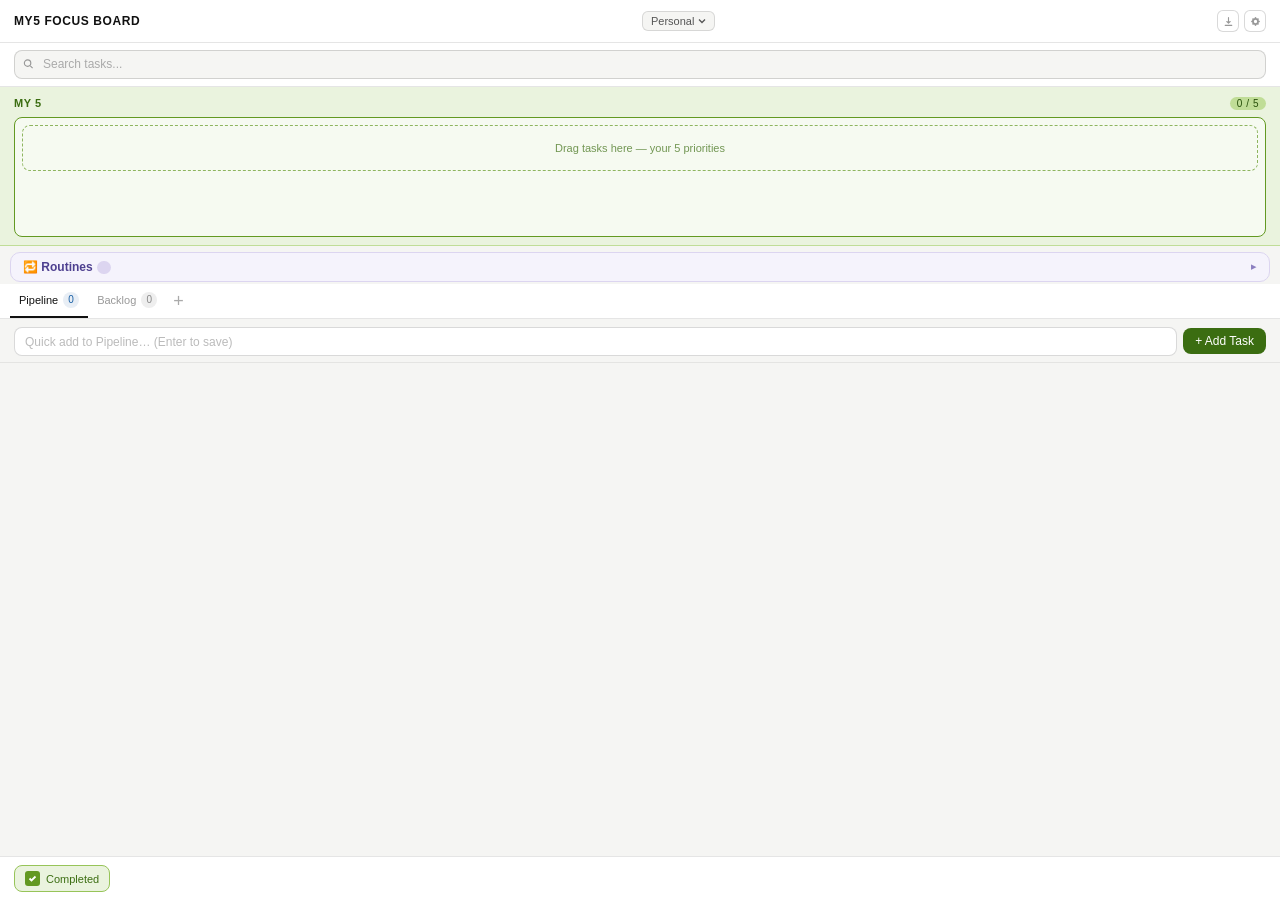
<file: pwa/index.html>
<!DOCTYPE html>
<html lang="en">
<head>
  <meta charset="UTF-8">
  <meta name="viewport" content="width=device-width, initial-scale=1.0, viewport-fit=cover">
  <title>My5 Focus Board</title>
  <meta name="theme-color" content="#3B6D11">
  <link rel="manifest" href="manifest.webmanifest">
  <link rel="icon" href="icon-192.png">
  <link rel="apple-touch-icon" href="icon-180.png">
  <meta name="apple-mobile-web-app-capable" content="yes">
  <meta name="apple-mobile-web-app-status-bar-style" content="default">
  <meta name="apple-mobile-web-app-title" content="My5 Focus">
  <link rel="stylesheet" href="panel.css">
</head>
<body>

<div class="panel" id="panel">

  <!-- ── Header ─────────────────────────────────────────────────────────── -->
  <div class="panel-header">
    <span class="panel-title">My5 Focus Board</span>
    <div class="team-switcher" id="team-switcher">
      <div class="team-switcher-btn" id="team-switcher-btn">
        <span class="team-switcher-name" id="team-switcher-name">Personal</span>
        <svg viewBox="0 0 8 8" fill="none" stroke="currentColor" stroke-width="1.3"><path d="M1 2.5l3 3 3-3"/></svg>
      </div>
      <div class="team-switcher-menu" id="team-switcher-menu" style="display:none"></div>
    </div>
    <div class="header-btns">
      <div class="header-icon-btn" id="data-btn" title="Export / Import">
        <svg viewBox="0 0 20 20" fill="currentColor" style="opacity:0.6">
          <path fill-rule="evenodd" d="M3 17a1 1 0 011-1h12a1 1 0 110 2H4a1 1 0 01-1-1zm3.293-7.707a1 1 0 011.414 0L9 10.586V3a1 1 0 112 0v7.586l1.293-1.293a1 1 0 111.414 1.414l-3 3a1 1 0 01-1.414 0l-3-3a1 1 0 010-1.414z" clip-rule="evenodd"/>
        </svg>
      </div>
      <div class="header-icon-btn" id="settings-btn" title="Settings">
        <svg viewBox="0 0 20 20" fill="currentColor" style="opacity:0.6">
          <path fill-rule="evenodd" d="M11.49 3.17c-.38-1.56-2.6-1.56-2.98 0a1.532 1.532 0 01-2.286.948c-1.372-.836-2.942.734-2.106 2.106.54.886.061 2.042-.947 2.287-1.561.379-1.561 2.6 0 2.978a1.532 1.532 0 01.947 2.287c-.836 1.372.734 2.942 2.106 2.106a1.532 1.532 0 012.287.947c.379 1.561 2.6 1.561 2.978 0a1.533 1.533 0 012.287-.947c1.372.836 2.942-.734 2.106-2.106a1.533 1.533 0 01.947-2.287c1.561-.379 1.561-2.6 0-2.978a1.532 1.532 0 01-.947-2.287c.836-1.372-.734-2.942-2.106-2.106a1.532 1.532 0 01-2.287-.947zM10 13a3 3 0 100-6 3 3 0 000 6z" clip-rule="evenodd"/>
        </svg>
      </div>
      <div class="header-icon-btn" id="popout-btn" title="Open in full tab">
        <svg viewBox="0 0 12 12" fill="none" stroke="currentColor" stroke-width="1.3">
          <rect x="1" y="3" width="7" height="7" rx="1"/>
          <path d="M5 1h6v6M8 1l3 3-4 4"/>
        </svg>
      </div>
    </div>
  </div>

  <!-- ── Search ─────────────────────────────────────────────────────────── -->
  <div class="search-bar">
    <div class="search-wrap">
      <svg class="search-icon" viewBox="0 0 12 12" fill="none" stroke="currentColor" stroke-width="1.3">
        <circle cx="5" cy="5" r="3.5"/><path d="M8 8l2.5 2.5"/>
      </svg>
      <input id="search-input" type="text" placeholder="Search tasks...">
      <span class="search-clear" id="search-clear">×</span>
    </div>
  </div>

  <!-- ── My 5 — always visible ──────────────────────────────────────────── -->
  <div class="my5-zone-wrapper">
    <div class="my5-label">
      My 5
      <span class="my5-count" id="active-count">0 / 5</span>
    </div>
    <div class="my5-drop" id="active-zone"></div>
  </div>

  <!-- ── Routines (recurring tasks) ─────────────────────────────────────── -->
  <div class="routines-box" id="routines-box">
    <div class="routines-header" id="routines-header">
      <span class="routines-title">🔁 Routines <span class="routines-count" id="routines-count"></span></span>
      <span class="routines-chevron" id="routines-chevron">▸</span>
    </div>
    <div class="routines-body" id="routines-body" style="display:none;">
      <div id="routines-list"></div>
      <div class="routine-add-row">
        <input type="text" id="routine-title" class="sync-input" placeholder="e.g. Daily safety walk" maxlength="80">
        <div class="routine-add-controls">
          <select id="routine-recur" class="sync-input">
            <option value="daily">Daily</option>
            <option value="weekdays">Weekdays (Mon–Fri)</option>
            <option value="weekly">Weekly</option>
            <option value="monthly">Monthly</option>
          </select>
          <select id="routine-day" class="sync-input" style="display:none;">
            <option value="1">Monday</option><option value="2">Tuesday</option><option value="3">Wednesday</option>
            <option value="4">Thursday</option><option value="5">Friday</option><option value="6">Saturday</option><option value="0">Sunday</option>
          </select>
          <select id="routine-date" class="sync-input" style="display:none;"></select>
          <button class="sync-btn-save" id="routine-add-btn">Add</button>
        </div>
      </div>
      <div class="routines-hint">Routines drop a task into Pipeline on their day — move it anywhere from there.</div>
    </div>
  </div>

  <!-- ── Tab strip ──────────────────────────────────────────────────────── -->
  <div class="tab-strip" id="tab-strip">
    <div class="tab-add" id="tab-add" title="New list">+</div>
  </div>

  <!-- ── Pipeline view ──────────────────────────────────────────────────── -->
  <div class="view visible" id="view-pipeline">
    <div class="list-area">
      <div class="quickadd-bar">
        <input type="text" class="quickadd-input" id="quickadd-pipeline" placeholder="Quick add to Pipeline… (Enter to save)">
        <button class="quickadd-btn" data-qa="pipeline">+ Add Task</button>
      </div>
      <div class="card-list" id="list-pipeline"></div>
    </div>
  </div>

  <!-- ── Backlog view ───────────────────────────────────────────────────── -->
  <div class="view" id="view-backlog">
    <div class="list-area">
      <div class="quickadd-bar">
        <input type="text" class="quickadd-input" id="quickadd-backlog" placeholder="Quick add to Backlog… (Enter to save)">
        <button class="quickadd-btn" data-qa="backlog">+ Add Task</button>
      </div>
      <div class="card-list" id="list-backlog"></div>
    </div>
  </div>

  <!-- ── Done drawer ────────────────────────────────────────────────────── -->
  <div class="done-drawer" id="done-drawer">
    <div class="done-drawer-header">
      <div class="done-drawer-title">Completed</div>
      <div class="done-drawer-actions">
        <button class="clear-btn" id="clear-done-btn">Clear all</button>
        <span class="done-close" id="done-close">×</span>
      </div>
    </div>
    <div class="done-list" id="done-list"></div>
  </div>

  <!-- ── Done footer ────────────────────────────────────────────────────── -->
  <div class="done-footer">
    <div class="done-footer-btn" id="done-footer-btn">
      <div class="done-check-icon">
        <svg viewBox="0 0 9 9" fill="none" stroke="white" stroke-width="1.8">
          <path d="M1.5 4.5l2 2 4-4"/>
        </svg>
      </div>
      <span class="done-footer-label">Completed</span>
      <span class="done-count-pill" id="done-count-pill" style="display:none">0</span>
    </div>
    <span class="done-footer-meta" id="done-footer-meta"></span>
  </div>

  <!-- ── Settings drawer ───────────────────────────────────────────────── -->
  <div class="settings-drawer" id="settings-drawer">
    <div class="settings-header">
      <span class="settings-title">Settings</span>
      <span class="settings-close" id="settings-close">×</span>
    </div>

    <div class="settings-section-label">Your Profile</div>
    <div class="settings-sync-body">
      <div class="sync-field-label">Your name <span style="font-weight:400;color:#bbb;">(appears on comments)</span></div>
      <input type="text" id="settings-name" class="sync-input" placeholder="e.g. Patty" maxlength="32">
      <div class="sync-row-btns" style="margin-top:8px;">
        <button class="sync-btn-save" id="save-name-btn" style="flex:1;">Save name</button>
      </div>
      <div class="sync-status" id="name-status"></div>
    </div>

    <div class="settings-section-label">Personalization</div>
    <div class="settings-sync-body">

      <div class="sync-field-label">Color theme</div>
      <div class="theme-grid" id="theme-grid">
        <div class="theme-swatch active" data-theme="green" title="Forest (default)">
          <div class="swatch-my5" style="background:#EAF3DE;border-color:#97C459;"></div>
          <div class="swatch-accent" style="background:#3B6D11;"></div>
          <span>Forest</span>
        </div>
        <div class="theme-swatch" data-theme="blue" title="Ocean">
          <div class="swatch-my5" style="background:#E6F1FB;border-color:#A8CDEE;"></div>
          <div class="swatch-accent" style="background:#185FA5;"></div>
          <span>Ocean</span>
        </div>
        <div class="theme-swatch" data-theme="purple" title="Dusk">
          <div class="swatch-my5" style="background:#EEEDFE;border-color:#C5C2F9;"></div>
          <div class="swatch-accent" style="background:#3C3489;"></div>
          <span>Dusk</span>
        </div>
        <div class="theme-swatch" data-theme="amber" title="Amber">
          <div class="swatch-my5" style="background:#FAEEDA;border-color:#FAC775;"></div>
          <div class="swatch-accent" style="background:#854F0B;"></div>
          <span>Amber</span>
        </div>
        <div class="theme-swatch" data-theme="slate" title="Slate">
          <div class="swatch-my5" style="background:#F1F1F3;border-color:#C8C8D0;"></div>
          <div class="swatch-accent" style="background:#3D3D4E;"></div>
          <span>Slate</span>
        </div>
        <div class="theme-swatch" data-theme="dark" title="Dark">
          <div class="swatch-my5" style="background:#2A2A2A;border-color:#444;"></div>
          <div class="swatch-accent" style="background:#111;"></div>
          <span>Dark</span>
        </div>
        <div class="theme-swatch" data-theme="pink" title="Pink">
          <div class="swatch-my5" style="background:#FDEEF5;border-color:#F4AACF;"></div>
          <div class="swatch-accent" style="background:#C4437F;"></div>
          <span>Pink 💅</span>
        </div>
        <div class="theme-swatch" data-theme="sparkles" title="Sparkles">
          <div class="swatch-my5" style="background:linear-gradient(135deg,#FFF0FA,#F0EEFF,#FFF8E7);border-color:#D4AAFF;"></div>
          <div class="swatch-accent" style="background:linear-gradient(135deg,#B44FE8,#E05C9A);"></div>
          <span>✨ Magic</span>
        </div>
        <div class="theme-swatch" data-theme="teal" title="Teal">
          <div class="swatch-my5" style="background:#E4F5F3;border-color:#99D9D0;"></div>
          <div class="swatch-accent" style="background:#0F766E;"></div>
          <span>Teal</span>
        </div>
        <div class="theme-swatch" data-theme="crimson" title="Crimson">
          <div class="swatch-my5" style="background:#FBEAEA;border-color:#F0AEAE;"></div>
          <div class="swatch-accent" style="background:#B91C1C;"></div>
          <span>Crimson</span>
        </div>
        <div class="theme-swatch" data-theme="sunset" title="Sunset">
          <div class="swatch-my5" style="background:linear-gradient(135deg,#FFF1E4,#FDE7EF);border-color:#F8B27E;"></div>
          <div class="swatch-accent" style="background:linear-gradient(135deg,#EA580C,#E05C9A);"></div>
          <span>Sunset</span>
        </div>
        <div class="theme-swatch" data-theme="midnight" title="Midnight">
          <div class="swatch-my5" style="background:#232A3D;border-color:#3B476B;"></div>
          <div class="swatch-accent" style="background:#4A5D9E;"></div>
          <span>Midnight</span>
        </div>
      </div>

      <div class="sync-field-label" style="margin-top:12px;">Font</div>
      <div class="font-options" id="font-options">
        <div class="font-opt active" data-font="system" style="font-family:system-ui,sans-serif;">System</div>
        <div class="font-opt" data-font="serif" style="font-family:Georgia,serif;">Serif</div>
        <div class="font-opt" data-font="mono" style="font-family:'Courier New',monospace;">Mono</div>
        <div class="font-opt" data-font="rounded" style="font-family:'Trebuchet MS',sans-serif;">Rounded</div>
        <div class="font-opt" data-font="elegant" style="font-family:'Palatino Linotype',Palatino,serif;">Elegant</div>
        <div class="font-opt" data-font="casual" style="font-family:'Comic Sans MS',cursive;">Casual</div>
      </div>

      <div class="sync-field-label" style="margin-top:12px;">Completion sound</div>
      <div class="sound-row">
        <div class="sound-options" id="sound-options">
          <div class="sound-opt active" data-sound="off">Off</div>
          <div class="sound-opt" data-sound="chime">Chime</div>
          <div class="sound-opt" data-sound="success">Fanfare</div>
          <div class="sound-opt" data-sound="sparkles">✨</div>
          <div class="sound-opt" data-sound="bubble">Bubble</div>
          <div class="sound-opt" data-sound="arcade">Arcade</div>
        </div>
        <div class="volume-wrap">
          <span style="font-size:10px;color:#aaa;">Vol</span>
          <input type="range" id="sound-volume" min="0" max="100" value="60" class="volume-slider">
          <button class="sound-preview-btn" id="sound-preview-btn" title="Preview sound">▶</button>
        </div>
      </div>

    </div>

    <div class="settings-section-label">Device Sync</div>
    <div class="settings-sync-body">
      <!-- Not set up -->
      <div id="ps-off">
        <div style="font-size:11.5px;color:#888;line-height:1.5;margin-bottom:8px;">
          Sync your <b>personal board</b> — My 5, Pipeline, Backlog, and private lists — across your computer, phone, and anywhere else you use My5 Focus Board. Just yours, not shared with the team.
        </div>
        <button class="sync-btn-save team-big-btn" id="ps-create-btn">🔄 Sync this board across my devices</button>
        <div class="team-or">— or —</div>
        <div class="sync-field-label">Already synced on another device?</div>
        <div style="display:flex;gap:7px;margin-top:4px;">
          <input type="text" id="ps-link-input" class="sync-input team-code-input" placeholder="Your device sync code" maxlength="16" style="flex:1;">
          <button class="sync-btn-save" id="ps-link-btn" style="min-width:64px;">Link</button>
        </div>
      </div>
      <!-- Active -->
      <div id="ps-on" style="display:none;">
        <div class="team-connected-card">
          <div class="team-connected-name">🔄 Device sync is on</div>
          <div class="team-invite-label">Your device sync code — enter it on your other devices. Keep it to yourself:</div>
          <div class="team-invite-code" id="ps-code"></div>
          <div style="font-size:11px;color:#888;text-align:center;" id="ps-summary"></div>
          <div class="sync-row-btns" style="margin-top:8px;">
            <button class="sync-btn-save" id="ps-copy-btn" style="flex:1;">📋 Copy code</button>
            <button class="sync-btn-test" id="ps-sync-now-btn" style="flex:1;">↻ Sync now</button>
          </div>
        </div>
        <div id="ps-conflict" style="display:none;background:#FCEBEB;border:1px solid #F0AEAE;border-radius:8px;padding:10px;margin-top:10px;">
          <div style="font-size:11.5px;color:#791F1F;line-height:1.4;margin-bottom:8px;" id="ps-conflict-text"></div>
          <div class="sync-row-btns">
            <button class="sync-btn-test" id="ps-use-remote-btn" style="flex:1;">Use synced board</button>
            <button class="sync-btn-save" id="ps-keep-mine-btn" style="flex:1;">Keep this device's</button>
          </div>
        </div>
        <button class="team-leave-btn" id="ps-off-btn">Turn off device sync on this device</button>
      </div>
      <div class="sync-status" id="ps-status"></div>
    </div>

    <div class="settings-section-label">Team</div>
    <div class="settings-sync-body">
      <div id="worker-url-warning" style="display:none;font-size:11px;line-height:1.4;color:#b3541e;background:#FAECE7;border-radius:8px;padding:8px 10px;margin-bottom:10px;">
        ⚠ One-time setup: open <b>panel.js</b> and set <b>DEFAULT_WORKER_URL</b> to your deployed Worker URL.
      </div>

      <!-- Not connected -->
      <div id="team-not-connected">
        <input type="text" id="new-team-name" class="sync-input" placeholder="Team name e.g. Leadership, CSR…" maxlength="32">
        <button class="sync-btn-save team-big-btn" id="start-team-btn">🚀 Start a team</button>
        <div class="team-or">— or —</div>
        <div class="sync-field-label">Have an invite code?</div>
        <div style="display:flex;gap:7px;margin-top:4px;">
          <input type="text" id="join-code-input" class="sync-input team-code-input" placeholder="e.g. 7F3KQ2MW" maxlength="16" style="flex:1;">
          <button class="sync-btn-save" id="join-team-btn" style="min-width:64px;">Join</button>
        </div>
      </div>

      <!-- Connected -->
      <div id="team-connected" style="display:none;">
        <div class="team-connected-card">
          <div class="team-connected-name"><span id="connected-team-name"></span> <span class="team-admin-badge" id="connected-admin-badge" style="display:none;">Admin</span></div>
          <div class="team-invite-label">Invite code — send this to teammates, it's all they need:</div>
          <div class="team-invite-code" id="connected-invite-code"></div>
          <button class="sync-btn-save" id="copy-invite-btn" style="width:100%;margin-top:8px;">📋 Copy invite</button>
        </div>
        <div class="sync-field-label" style="margin-top:12px;">Auto-sync every</div>
        <div style="display:flex;align-items:center;gap:8px;">
          <select id="sync-interval" class="sync-input" style="flex:1;">
            <option value="0">Manual only</option>
            <option value="30">30 seconds</option>
            <option value="60">1 minute</option>
            <option value="120" selected>2 minutes</option>
            <option value="300">5 minutes</option>
          </select>
        </div>
        <button class="team-leave-btn" id="leave-team-btn">Switch to Personal</button>
      </div>

      <div class="sync-status" id="sync-status"></div>

      <details class="team-advanced">
        <summary>Advanced</summary>
        <div class="sync-field-label" style="margin-top:8px;">Worker URL override <span style="font-weight:400;color:#bbb;">(blank = built-in)</span></div>
        <input type="text" id="sync-url" class="sync-input" placeholder="https://…workers.dev">
        <button class="sync-btn-test" id="sync-url-save-btn" style="margin-top:8px;width:100%;">Save URL</button>
      </details>
    </div>

    <div class="settings-section-label">Saved Teams</div>
    <div class="settings-sync-body">
      <div id="saved-teams-list"></div>
    </div>

    <div class="settings-section-label" id="team-lists-label" style="display:none;">Team Lists</div>
    <div id="team-lists-body"></div>

    <div class="settings-section-label" id="admin-section-label" style="display:none;">Admin</div>
    <div id="admin-setup-body" style="display:none">
      <div class="settings-sync-body" style="border-top:none;padding-top:0;">
        <div class="sync-field-label">Notification email address</div>
        <input type="text" id="admin-webhook" class="sync-input" placeholder="e.g. your-channel@company.onmicrosoft.com">
        <div style="font-size:11px;color:#aaa;margin-top:4px;line-height:1.4;">In Teams: channel ··· → Get email address. Notifications will appear as emails in that channel.</div>
        <div class="sync-row-btns" style="margin-top:8px;">
          <button class="sync-btn-save" id="webhook-save-btn" style="flex:1;">Save webhook</button>
          <button class="sync-btn-test" id="webhook-test-btn" style="flex:1;">Send test</button>
        </div>
        <div class="sync-status" id="webhook-status"></div>

        <div class="sync-field-label" style="margin-top:14px;">Set / change admin code</div>
        <input type="password" id="admin-new-code" class="sync-input" placeholder="New admin code (min 6 chars)">
        <div class="sync-row-btns" style="margin-top:8px;">
          <button class="sync-btn-save" id="admin-set-btn" style="flex:1;">Set admin code</button>
        </div>
        <div class="sync-status" id="admin-status"></div>
      </div>
    </div>

    <div class="settings-section-label" style="margin-top:4px;">Data</div>

    <div class="settings-row" id="s-restore">
      <div class="settings-row-icon">
        <svg viewBox="0 0 14 14" fill="none" stroke="currentColor" stroke-width="1.2"><path d="M2 7a5 5 0 105-5C5 2 3.5 3 2.5 4.5"/><path d="M2 1.5v3h3"/><path d="M7 4.5V7l2 1.5"/></svg>
      </div>
      <div class="settings-row-text">
        <div class="settings-row-title">Restore from backup</div>
        <div class="settings-row-sub">Automatic snapshots from app starts & before sync overwrites</div>
      </div>
    </div>

    <div class="settings-row" id="s-open-data">
      <div class="settings-row-icon">
        <svg viewBox="0 0 14 14" fill="none" stroke="currentColor" stroke-width="1.2"><path d="M7 9V2M4 6l3 3 3-3"/><path d="M1 10v2.5a.5.5 0 00.5.5h11a.5.5 0 00.5-.5V10"/></svg>
      </div>
      <div class="settings-row-text">
        <div class="settings-row-title">Export / Import</div>
        <div class="settings-row-sub">Backup, restore, print, or copy your lists</div>
      </div>
    </div>

    <div class="settings-row" id="s-clear-done">
      <div class="settings-row-icon" style="color:#A32D2D">
        <svg viewBox="0 0 14 14" fill="none" stroke="currentColor" stroke-width="1.2"><polyline points="3,4 11,4"/><path d="M5 4V2h4v2M6 7v4M8 7v4"/><path d="M4 4l.6 8h4.8L10 4"/></svg>
      </div>
      <div class="settings-row-text">
        <div class="settings-row-title" style="color:#A32D2D">Clear completed tasks</div>
        <div class="settings-row-sub">Frees up storage space</div>
      </div>
    </div>

    <div class="settings-section-label" style="margin-top:14px;">About</div>
    <div class="settings-about">My5 Focus Board v1.0</div>

  </div>


</div>

<!-- ── Export menu ─────────────────────────────────────────────────────── -->
<!-- ── Data drawer (Export / Import) ──────────────────────────────────── -->
<div class="settings-drawer" id="data-drawer" style="display:none;">
  <div class="settings-header">
    <span class="settings-title">Export / Import</span>
    <span class="settings-close" id="data-drawer-close">×</span>
  </div>

  <div class="settings-section-label">Export</div>
  <div class="settings-sync-body">
    <div class="sync-field-label">List to export</div>
    <select id="export-list-select" class="sync-input"></select>
    <div class="sync-row-btns" style="margin-top:10px;flex-wrap:wrap;gap:6px;">
      <button class="sync-btn-test" id="exp-csv-btn" style="flex:1;">⬇ CSV</button>
      <button class="sync-btn-test" id="exp-all-btn" style="flex:1;">⬇ All lists</button>
      <button class="sync-btn-test" id="exp-print-btn" style="flex:1;">🖨 Print</button>
      <button class="sync-btn-test" id="exp-copy-btn" style="flex:1;">📋 Copy</button>
    </div>
    <div class="sync-status" id="export-status"></div>
  </div>

  <div class="settings-section-label">Import</div>
  <div class="settings-sync-body">
    <p class="import-info">
      Choose a CSV previously exported from this app.<br>
      Required column: <code>Title</code>. Optional: <code>Category</code>, <code>From</code>, <code>Due</code>, <code>Notes</code>, <code>List</code>, <code>ClientCode</code>, <code>Active</code>.<br>
      Tasks are <strong>added</strong> to existing lists — nothing is deleted.
    </p>
    <input type="file" id="data-import-file-input" accept=".csv" style="display:none">
    <div id="import-result"></div>
    <button class="sync-btn-save" id="import-choose-btn" style="width:100%;margin-top:6px;">📂 Choose CSV file…</button>
  </div>
</div>

<!-- ── New list modal ──────────────────────────────────────────────────── -->
<div class="new-list-modal" id="new-list-modal">
  <div class="new-list-box">
    <h3>New list</h3>
    <input type="text" id="new-list-name" placeholder="e.g. Billing, Client X, Month-end..." maxlength="24">
    <label class="nl-shared-row" id="nl-shared-row" style="display:none;">
      <input type="checkbox" id="nl-shared">
      <span>🌐 Share with <b id="nl-shared-team"></b></span>
    </label>
    <p style="font-size:11px;color:#aaa;margin:8px 0 0;line-height:1.4;" id="nl-hint">This list is private to you.</p>
    <div style="display:flex;gap:7px;margin-top:12px;">
      <button class="btn" id="nl-cancel">Cancel</button>
      <button class="btn btn-p" id="nl-create">Create list</button>
    </div>
  </div>
</div>

<!-- ── Task editor modal ───────────────────────────────────────────────── -->
<div class="modal-overlay" id="modal-overlay">
  <div class="modal">
    <div class="modal-head" id="modal-head">Add task</div>

    <div class="fl">Title</div>
    <input type="text" id="f-title" placeholder="What needs doing?" maxlength="120">

    <div class="fl">Category</div>
    <div class="cat-grid" id="cat-grid"></div>

    <div class="fl">Client code</div>
    <input type="text" id="f-client" placeholder="e.g. ACME, T-FORCE" maxlength="12">

    <div class="fl">List</div>
    <select id="f-list"></select>

    <div class="fl">Context</div>
    <textarea id="f-sender" placeholder="Background, related issue, or anything helpful to know…" rows="2" style="resize:none;"></textarea>

    <div class="fl">Due date</div>
    <input type="date" id="f-due">

    <div class="fl" style="display:flex;align-items:center;gap:5px;">
      Attachment link
      <span class="help-icon" title="Right-click your file in OneDrive or SharePoint → Copy link → paste it here">?</span>
    </div>
    <div class="attach-url-wrap">
      <input type="text" id="f-attach-url" placeholder="Paste OneDrive / SharePoint link here…">
      <div class="attach-preview" id="attach-preview" style="display:none;">
        <span class="attach-preview-icon">📎</span>
        <span class="attach-preview-name" id="attach-preview-name"></span>
        <span class="attach-remove" id="attach-remove">×</span>
      </div>
    </div>

    <div class="note-log" id="note-log" style="display:none">
      <div class="fl" style="margin-top:8px;">Notes</div>
      <div class="note-log-entries" id="note-log-entries"></div>
      <div class="fl" style="margin-top:8px;">Add note</div>
      <textarea id="f-note-add" placeholder="Type a note… (Enter to save)" rows="2"></textarea>
    </div>

    <div class="modal-actions">
      <button class="btn btn-danger" id="modal-delete" style="display:none">Delete</button>
      <div class="modal-actions-right">
        <button class="btn" id="modal-cancel">Close</button>
        <button class="btn btn-p" id="modal-save">Add task</button>
      </div>
    </div>
  </div>
</div>

<script src="panel.js"></script>
</body>
</html>
</file>
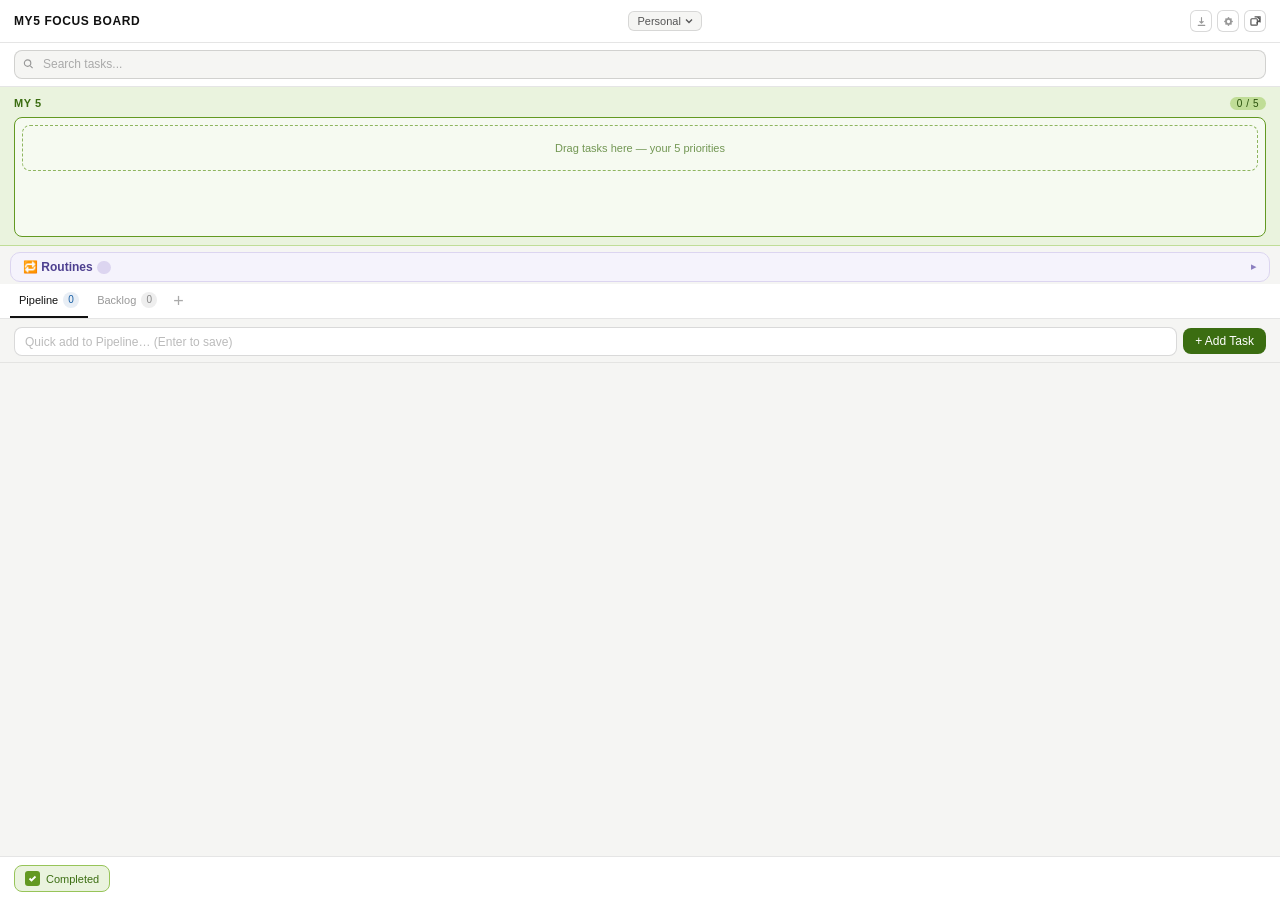
<file: extension/panel.html>
<!DOCTYPE html>
<html lang="en">
<head>
  <meta charset="UTF-8">
  <meta name="viewport" content="width=device-width, initial-scale=1.0">
  <title>My5 Focus Board</title>
  <link rel="stylesheet" href="panel.css">
</head>
<body>

<div class="panel" id="panel">

  <!-- ── Header ─────────────────────────────────────────────────────────── -->
  <div class="panel-header">
    <span class="panel-title">My5 Focus Board</span>
    <div class="team-switcher" id="team-switcher">
      <div class="team-switcher-btn" id="team-switcher-btn">
        <span class="team-switcher-name" id="team-switcher-name">Personal</span>
        <svg viewBox="0 0 8 8" fill="none" stroke="currentColor" stroke-width="1.3"><path d="M1 2.5l3 3 3-3"/></svg>
      </div>
      <div class="team-switcher-menu" id="team-switcher-menu" style="display:none"></div>
    </div>
    <div class="header-btns">
      <div class="header-icon-btn" id="data-btn" title="Export / Import">
        <svg viewBox="0 0 20 20" fill="currentColor" style="opacity:0.6">
          <path fill-rule="evenodd" d="M3 17a1 1 0 011-1h12a1 1 0 110 2H4a1 1 0 01-1-1zm3.293-7.707a1 1 0 011.414 0L9 10.586V3a1 1 0 112 0v7.586l1.293-1.293a1 1 0 111.414 1.414l-3 3a1 1 0 01-1.414 0l-3-3a1 1 0 010-1.414z" clip-rule="evenodd"/>
        </svg>
      </div>
      <div class="header-icon-btn" id="settings-btn" title="Settings">
        <svg viewBox="0 0 20 20" fill="currentColor" style="opacity:0.6">
          <path fill-rule="evenodd" d="M11.49 3.17c-.38-1.56-2.6-1.56-2.98 0a1.532 1.532 0 01-2.286.948c-1.372-.836-2.942.734-2.106 2.106.54.886.061 2.042-.947 2.287-1.561.379-1.561 2.6 0 2.978a1.532 1.532 0 01.947 2.287c-.836 1.372.734 2.942 2.106 2.106a1.532 1.532 0 012.287.947c.379 1.561 2.6 1.561 2.978 0a1.533 1.533 0 012.287-.947c1.372.836 2.942-.734 2.106-2.106a1.533 1.533 0 01.947-2.287c1.561-.379 1.561-2.6 0-2.978a1.532 1.532 0 01-.947-2.287c.836-1.372-.734-2.942-2.106-2.106a1.532 1.532 0 01-2.287-.947zM10 13a3 3 0 100-6 3 3 0 000 6z" clip-rule="evenodd"/>
        </svg>
      </div>
      <div class="header-icon-btn" id="popout-btn" title="Open in full tab">
        <svg viewBox="0 0 12 12" fill="none" stroke="currentColor" stroke-width="1.3">
          <rect x="1" y="3" width="7" height="7" rx="1"/>
          <path d="M5 1h6v6M8 1l3 3-4 4"/>
        </svg>
      </div>
    </div>
  </div>

  <!-- ── Search ─────────────────────────────────────────────────────────── -->
  <div class="search-bar">
    <div class="search-wrap">
      <svg class="search-icon" viewBox="0 0 12 12" fill="none" stroke="currentColor" stroke-width="1.3">
        <circle cx="5" cy="5" r="3.5"/><path d="M8 8l2.5 2.5"/>
      </svg>
      <input id="search-input" type="text" placeholder="Search tasks...">
      <span class="search-clear" id="search-clear">×</span>
    </div>
  </div>

  <!-- ── My 5 — always visible ──────────────────────────────────────────── -->
  <div class="my5-zone-wrapper">
    <div class="my5-label">
      My 5
      <span class="my5-count" id="active-count">0 / 5</span>
    </div>
    <div class="my5-drop" id="active-zone"></div>
  </div>

  <!-- ── Routines (recurring tasks) ─────────────────────────────────────── -->
  <div class="routines-box" id="routines-box">
    <div class="routines-header" id="routines-header">
      <span class="routines-title">🔁 Routines <span class="routines-count" id="routines-count"></span></span>
      <span class="routines-chevron" id="routines-chevron">▸</span>
    </div>
    <div class="routines-body" id="routines-body" style="display:none;">
      <div id="routines-list"></div>
      <div class="routine-add-row">
        <input type="text" id="routine-title" class="sync-input" placeholder="e.g. Daily safety walk" maxlength="80">
        <div class="routine-add-controls">
          <select id="routine-recur" class="sync-input">
            <option value="daily">Daily</option>
            <option value="weekdays">Weekdays (Mon–Fri)</option>
            <option value="weekly">Weekly</option>
            <option value="monthly">Monthly</option>
          </select>
          <select id="routine-day" class="sync-input" style="display:none;">
            <option value="1">Monday</option><option value="2">Tuesday</option><option value="3">Wednesday</option>
            <option value="4">Thursday</option><option value="5">Friday</option><option value="6">Saturday</option><option value="0">Sunday</option>
          </select>
          <select id="routine-date" class="sync-input" style="display:none;"></select>
          <button class="sync-btn-save" id="routine-add-btn">Add</button>
        </div>
      </div>
      <div class="routines-hint">Routines drop a task into Pipeline on their day — move it anywhere from there.</div>
    </div>
  </div>

  <!-- ── Tab strip ──────────────────────────────────────────────────────── -->
  <div class="tab-strip" id="tab-strip">
    <div class="tab-add" id="tab-add" title="New list">+</div>
  </div>

  <!-- ── Pipeline view ──────────────────────────────────────────────────── -->
  <div class="view visible" id="view-pipeline">
    <div class="list-area">
      <div class="quickadd-bar">
        <input type="text" class="quickadd-input" id="quickadd-pipeline" placeholder="Quick add to Pipeline… (Enter to save)">
        <button class="quickadd-btn" data-qa="pipeline">+ Add Task</button>
      </div>
      <div class="card-list" id="list-pipeline"></div>
    </div>
  </div>

  <!-- ── Backlog view ───────────────────────────────────────────────────── -->
  <div class="view" id="view-backlog">
    <div class="list-area">
      <div class="quickadd-bar">
        <input type="text" class="quickadd-input" id="quickadd-backlog" placeholder="Quick add to Backlog… (Enter to save)">
        <button class="quickadd-btn" data-qa="backlog">+ Add Task</button>
      </div>
      <div class="card-list" id="list-backlog"></div>
    </div>
  </div>

  <!-- ── Done drawer ────────────────────────────────────────────────────── -->
  <div class="done-drawer" id="done-drawer">
    <div class="done-drawer-header">
      <div class="done-drawer-title">Completed</div>
      <div class="done-drawer-actions">
        <button class="clear-btn" id="clear-done-btn">Clear all</button>
        <span class="done-close" id="done-close">×</span>
      </div>
    </div>
    <div class="done-list" id="done-list"></div>
  </div>

  <!-- ── Done footer ────────────────────────────────────────────────────── -->
  <div class="done-footer">
    <div class="done-footer-btn" id="done-footer-btn">
      <div class="done-check-icon">
        <svg viewBox="0 0 9 9" fill="none" stroke="white" stroke-width="1.8">
          <path d="M1.5 4.5l2 2 4-4"/>
        </svg>
      </div>
      <span class="done-footer-label">Completed</span>
      <span class="done-count-pill" id="done-count-pill" style="display:none">0</span>
    </div>
    <span class="done-footer-meta" id="done-footer-meta"></span>
  </div>

  <!-- ── Settings drawer ───────────────────────────────────────────────── -->
  <div class="settings-drawer" id="settings-drawer">
    <div class="settings-header">
      <span class="settings-title">Settings</span>
      <span class="settings-close" id="settings-close">×</span>
    </div>

    <div class="settings-section-label">Your Profile</div>
    <div class="settings-sync-body">
      <div class="sync-field-label">Your name <span style="font-weight:400;color:#bbb;">(appears on comments)</span></div>
      <input type="text" id="settings-name" class="sync-input" placeholder="e.g. Patty" maxlength="32">
      <div class="sync-row-btns" style="margin-top:8px;">
        <button class="sync-btn-save" id="save-name-btn" style="flex:1;">Save name</button>
      </div>
      <div class="sync-status" id="name-status"></div>
    </div>

    <div class="settings-section-label">Personalization</div>
    <div class="settings-sync-body">

      <div class="sync-field-label">Color theme</div>
      <div class="theme-grid" id="theme-grid">
        <div class="theme-swatch active" data-theme="green" title="Forest (default)">
          <div class="swatch-my5" style="background:#EAF3DE;border-color:#97C459;"></div>
          <div class="swatch-accent" style="background:#3B6D11;"></div>
          <span>Forest</span>
        </div>
        <div class="theme-swatch" data-theme="blue" title="Ocean">
          <div class="swatch-my5" style="background:#E6F1FB;border-color:#A8CDEE;"></div>
          <div class="swatch-accent" style="background:#185FA5;"></div>
          <span>Ocean</span>
        </div>
        <div class="theme-swatch" data-theme="purple" title="Dusk">
          <div class="swatch-my5" style="background:#EEEDFE;border-color:#C5C2F9;"></div>
          <div class="swatch-accent" style="background:#3C3489;"></div>
          <span>Dusk</span>
        </div>
        <div class="theme-swatch" data-theme="amber" title="Amber">
          <div class="swatch-my5" style="background:#FAEEDA;border-color:#FAC775;"></div>
          <div class="swatch-accent" style="background:#854F0B;"></div>
          <span>Amber</span>
        </div>
        <div class="theme-swatch" data-theme="slate" title="Slate">
          <div class="swatch-my5" style="background:#F1F1F3;border-color:#C8C8D0;"></div>
          <div class="swatch-accent" style="background:#3D3D4E;"></div>
          <span>Slate</span>
        </div>
        <div class="theme-swatch" data-theme="dark" title="Dark">
          <div class="swatch-my5" style="background:#2A2A2A;border-color:#444;"></div>
          <div class="swatch-accent" style="background:#111;"></div>
          <span>Dark</span>
        </div>
        <div class="theme-swatch" data-theme="pink" title="Pink">
          <div class="swatch-my5" style="background:#FDEEF5;border-color:#F4AACF;"></div>
          <div class="swatch-accent" style="background:#C4437F;"></div>
          <span>Pink 💅</span>
        </div>
        <div class="theme-swatch" data-theme="sparkles" title="Sparkles">
          <div class="swatch-my5" style="background:linear-gradient(135deg,#FFF0FA,#F0EEFF,#FFF8E7);border-color:#D4AAFF;"></div>
          <div class="swatch-accent" style="background:linear-gradient(135deg,#B44FE8,#E05C9A);"></div>
          <span>✨ Magic</span>
        </div>
        <div class="theme-swatch" data-theme="teal" title="Teal">
          <div class="swatch-my5" style="background:#E4F5F3;border-color:#99D9D0;"></div>
          <div class="swatch-accent" style="background:#0F766E;"></div>
          <span>Teal</span>
        </div>
        <div class="theme-swatch" data-theme="crimson" title="Crimson">
          <div class="swatch-my5" style="background:#FBEAEA;border-color:#F0AEAE;"></div>
          <div class="swatch-accent" style="background:#B91C1C;"></div>
          <span>Crimson</span>
        </div>
        <div class="theme-swatch" data-theme="sunset" title="Sunset">
          <div class="swatch-my5" style="background:linear-gradient(135deg,#FFF1E4,#FDE7EF);border-color:#F8B27E;"></div>
          <div class="swatch-accent" style="background:linear-gradient(135deg,#EA580C,#E05C9A);"></div>
          <span>Sunset</span>
        </div>
        <div class="theme-swatch" data-theme="midnight" title="Midnight">
          <div class="swatch-my5" style="background:#232A3D;border-color:#3B476B;"></div>
          <div class="swatch-accent" style="background:#4A5D9E;"></div>
          <span>Midnight</span>
        </div>
      </div>

      <div class="sync-field-label" style="margin-top:12px;">Font</div>
      <div class="font-options" id="font-options">
        <div class="font-opt active" data-font="system" style="font-family:system-ui,sans-serif;">System</div>
        <div class="font-opt" data-font="serif" style="font-family:Georgia,serif;">Serif</div>
        <div class="font-opt" data-font="mono" style="font-family:'Courier New',monospace;">Mono</div>
        <div class="font-opt" data-font="rounded" style="font-family:'Trebuchet MS',sans-serif;">Rounded</div>
        <div class="font-opt" data-font="elegant" style="font-family:'Palatino Linotype',Palatino,serif;">Elegant</div>
        <div class="font-opt" data-font="casual" style="font-family:'Comic Sans MS',cursive;">Casual</div>
      </div>

      <div class="sync-field-label" style="margin-top:12px;">Completion sound</div>
      <div class="sound-row">
        <div class="sound-options" id="sound-options">
          <div class="sound-opt active" data-sound="off">Off</div>
          <div class="sound-opt" data-sound="chime">Chime</div>
          <div class="sound-opt" data-sound="success">Fanfare</div>
          <div class="sound-opt" data-sound="sparkles">✨</div>
          <div class="sound-opt" data-sound="bubble">Bubble</div>
          <div class="sound-opt" data-sound="arcade">Arcade</div>
        </div>
        <div class="volume-wrap">
          <span style="font-size:10px;color:#aaa;">Vol</span>
          <input type="range" id="sound-volume" min="0" max="100" value="60" class="volume-slider">
          <button class="sound-preview-btn" id="sound-preview-btn" title="Preview sound">▶</button>
        </div>
      </div>

    </div>

    <div class="settings-section-label">Device Sync</div>
    <div class="settings-sync-body">
      <!-- Not set up -->
      <div id="ps-off">
        <div style="font-size:11.5px;color:#888;line-height:1.5;margin-bottom:8px;">
          Sync your <b>personal board</b> — My 5, Pipeline, Backlog, and private lists — across your computer, phone, and anywhere else you use My5 Focus Board. Just yours, not shared with the team.
        </div>
        <button class="sync-btn-save team-big-btn" id="ps-create-btn">🔄 Sync this board across my devices</button>
        <div class="team-or">— or —</div>
        <div class="sync-field-label">Already synced on another device?</div>
        <div style="display:flex;gap:7px;margin-top:4px;">
          <input type="text" id="ps-link-input" class="sync-input team-code-input" placeholder="Your device sync code" maxlength="16" style="flex:1;">
          <button class="sync-btn-save" id="ps-link-btn" style="min-width:64px;">Link</button>
        </div>
      </div>
      <!-- Active -->
      <div id="ps-on" style="display:none;">
        <div class="team-connected-card">
          <div class="team-connected-name">🔄 Device sync is on</div>
          <div class="team-invite-label">Your device sync code — enter it on your other devices. Keep it to yourself:</div>
          <div class="team-invite-code" id="ps-code"></div>
          <div style="font-size:11px;color:#888;text-align:center;" id="ps-summary"></div>
          <div class="sync-row-btns" style="margin-top:8px;">
            <button class="sync-btn-save" id="ps-copy-btn" style="flex:1;">📋 Copy code</button>
            <button class="sync-btn-test" id="ps-sync-now-btn" style="flex:1;">↻ Sync now</button>
          </div>
        </div>
        <div id="ps-conflict" style="display:none;background:#FCEBEB;border:1px solid #F0AEAE;border-radius:8px;padding:10px;margin-top:10px;">
          <div style="font-size:11.5px;color:#791F1F;line-height:1.4;margin-bottom:8px;" id="ps-conflict-text"></div>
          <div class="sync-row-btns">
            <button class="sync-btn-test" id="ps-use-remote-btn" style="flex:1;">Use synced board</button>
            <button class="sync-btn-save" id="ps-keep-mine-btn" style="flex:1;">Keep this device's</button>
          </div>
        </div>
        <button class="team-leave-btn" id="ps-off-btn">Turn off device sync on this device</button>
      </div>
      <div class="sync-status" id="ps-status"></div>
    </div>

    <div class="settings-section-label">Team</div>
    <div class="settings-sync-body">
      <div id="worker-url-warning" style="display:none;font-size:11px;line-height:1.4;color:#b3541e;background:#FAECE7;border-radius:8px;padding:8px 10px;margin-bottom:10px;">
        ⚠ One-time setup: open <b>panel.js</b> and set <b>DEFAULT_WORKER_URL</b> to your deployed Worker URL.
      </div>

      <!-- Not connected -->
      <div id="team-not-connected">
        <input type="text" id="new-team-name" class="sync-input" placeholder="Team name e.g. Leadership, CSR…" maxlength="32">
        <button class="sync-btn-save team-big-btn" id="start-team-btn">🚀 Start a team</button>
        <div class="team-or">— or —</div>
        <div class="sync-field-label">Have an invite code?</div>
        <div style="display:flex;gap:7px;margin-top:4px;">
          <input type="text" id="join-code-input" class="sync-input team-code-input" placeholder="e.g. 7F3KQ2MW" maxlength="16" style="flex:1;">
          <button class="sync-btn-save" id="join-team-btn" style="min-width:64px;">Join</button>
        </div>
      </div>

      <!-- Connected -->
      <div id="team-connected" style="display:none;">
        <div class="team-connected-card">
          <div class="team-connected-name"><span id="connected-team-name"></span> <span class="team-admin-badge" id="connected-admin-badge" style="display:none;">Admin</span></div>
          <div class="team-invite-label">Invite code — send this to teammates, it's all they need:</div>
          <div class="team-invite-code" id="connected-invite-code"></div>
          <button class="sync-btn-save" id="copy-invite-btn" style="width:100%;margin-top:8px;">📋 Copy invite</button>
        </div>
        <div class="sync-field-label" style="margin-top:12px;">Auto-sync every</div>
        <div style="display:flex;align-items:center;gap:8px;">
          <select id="sync-interval" class="sync-input" style="flex:1;">
            <option value="0">Manual only</option>
            <option value="30">30 seconds</option>
            <option value="60">1 minute</option>
            <option value="120" selected>2 minutes</option>
            <option value="300">5 minutes</option>
          </select>
        </div>
        <button class="team-leave-btn" id="leave-team-btn">Switch to Personal</button>
      </div>

      <div class="sync-status" id="sync-status"></div>

      <details class="team-advanced">
        <summary>Advanced</summary>
        <div class="sync-field-label" style="margin-top:8px;">Worker URL override <span style="font-weight:400;color:#bbb;">(blank = built-in)</span></div>
        <input type="text" id="sync-url" class="sync-input" placeholder="https://…workers.dev">
        <button class="sync-btn-test" id="sync-url-save-btn" style="margin-top:8px;width:100%;">Save URL</button>
      </details>
    </div>

    <div class="settings-section-label">Saved Teams</div>
    <div class="settings-sync-body">
      <div id="saved-teams-list"></div>
    </div>

    <div class="settings-section-label" id="team-lists-label" style="display:none;">Team Lists</div>
    <div id="team-lists-body"></div>

    <div class="settings-section-label" id="admin-section-label" style="display:none;">Admin</div>
    <div id="admin-setup-body" style="display:none">
      <div class="settings-sync-body" style="border-top:none;padding-top:0;">
        <div class="sync-field-label">Notification email address</div>
        <input type="text" id="admin-webhook" class="sync-input" placeholder="e.g. your-channel@company.onmicrosoft.com">
        <div style="font-size:11px;color:#aaa;margin-top:4px;line-height:1.4;">In Teams: channel ··· → Get email address. Notifications will appear as emails in that channel.</div>
        <div class="sync-row-btns" style="margin-top:8px;">
          <button class="sync-btn-save" id="webhook-save-btn" style="flex:1;">Save webhook</button>
          <button class="sync-btn-test" id="webhook-test-btn" style="flex:1;">Send test</button>
        </div>
        <div class="sync-status" id="webhook-status"></div>

        <div class="sync-field-label" style="margin-top:14px;">Set / change admin code</div>
        <input type="password" id="admin-new-code" class="sync-input" placeholder="New admin code (min 6 chars)">
        <div class="sync-row-btns" style="margin-top:8px;">
          <button class="sync-btn-save" id="admin-set-btn" style="flex:1;">Set admin code</button>
        </div>
        <div class="sync-status" id="admin-status"></div>
      </div>
    </div>

    <div class="settings-section-label" style="margin-top:4px;">Data</div>

    <div class="settings-row" id="s-restore">
      <div class="settings-row-icon">
        <svg viewBox="0 0 14 14" fill="none" stroke="currentColor" stroke-width="1.2"><path d="M2 7a5 5 0 105-5C5 2 3.5 3 2.5 4.5"/><path d="M2 1.5v3h3"/><path d="M7 4.5V7l2 1.5"/></svg>
      </div>
      <div class="settings-row-text">
        <div class="settings-row-title">Restore from backup</div>
        <div class="settings-row-sub">Automatic snapshots from app starts & before sync overwrites</div>
      </div>
    </div>

    <div class="settings-row" id="s-open-data">
      <div class="settings-row-icon">
        <svg viewBox="0 0 14 14" fill="none" stroke="currentColor" stroke-width="1.2"><path d="M7 9V2M4 6l3 3 3-3"/><path d="M1 10v2.5a.5.5 0 00.5.5h11a.5.5 0 00.5-.5V10"/></svg>
      </div>
      <div class="settings-row-text">
        <div class="settings-row-title">Export / Import</div>
        <div class="settings-row-sub">Backup, restore, print, or copy your lists</div>
      </div>
    </div>

    <div class="settings-row" id="s-clear-done">
      <div class="settings-row-icon" style="color:#A32D2D">
        <svg viewBox="0 0 14 14" fill="none" stroke="currentColor" stroke-width="1.2"><polyline points="3,4 11,4"/><path d="M5 4V2h4v2M6 7v4M8 7v4"/><path d="M4 4l.6 8h4.8L10 4"/></svg>
      </div>
      <div class="settings-row-text">
        <div class="settings-row-title" style="color:#A32D2D">Clear completed tasks</div>
        <div class="settings-row-sub">Frees up storage space</div>
      </div>
    </div>

    <div class="settings-section-label" style="margin-top:14px;">About</div>
    <div class="settings-about">My5 Focus Board v1.0</div>

  </div>


</div>

<!-- ── Export menu ─────────────────────────────────────────────────────── -->
<!-- ── Data drawer (Export / Import) ──────────────────────────────────── -->
<div class="settings-drawer" id="data-drawer" style="display:none;">
  <div class="settings-header">
    <span class="settings-title">Export / Import</span>
    <span class="settings-close" id="data-drawer-close">×</span>
  </div>

  <div class="settings-section-label">Export</div>
  <div class="settings-sync-body">
    <div class="sync-field-label">List to export</div>
    <select id="export-list-select" class="sync-input"></select>
    <div class="sync-row-btns" style="margin-top:10px;flex-wrap:wrap;gap:6px;">
      <button class="sync-btn-test" id="exp-csv-btn" style="flex:1;">⬇ CSV</button>
      <button class="sync-btn-test" id="exp-all-btn" style="flex:1;">⬇ All lists</button>
      <button class="sync-btn-test" id="exp-print-btn" style="flex:1;">🖨 Print</button>
      <button class="sync-btn-test" id="exp-copy-btn" style="flex:1;">📋 Copy</button>
    </div>
    <div class="sync-status" id="export-status"></div>
  </div>

  <div class="settings-section-label">Import</div>
  <div class="settings-sync-body">
    <p class="import-info">
      Choose a CSV previously exported from this app.<br>
      Required column: <code>Title</code>. Optional: <code>Category</code>, <code>From</code>, <code>Due</code>, <code>Notes</code>, <code>List</code>, <code>ClientCode</code>, <code>Active</code>.<br>
      Tasks are <strong>added</strong> to existing lists — nothing is deleted.
    </p>
    <input type="file" id="data-import-file-input" accept=".csv" style="display:none">
    <div id="import-result"></div>
    <button class="sync-btn-save" id="import-choose-btn" style="width:100%;margin-top:6px;">📂 Choose CSV file…</button>
  </div>
</div>

<!-- ── New list modal ──────────────────────────────────────────────────── -->
<div class="new-list-modal" id="new-list-modal">
  <div class="new-list-box">
    <h3>New list</h3>
    <input type="text" id="new-list-name" placeholder="e.g. Billing, Client X, Month-end..." maxlength="24">
    <label class="nl-shared-row" id="nl-shared-row" style="display:none;">
      <input type="checkbox" id="nl-shared">
      <span>🌐 Share with <b id="nl-shared-team"></b></span>
    </label>
    <p style="font-size:11px;color:#aaa;margin:8px 0 0;line-height:1.4;" id="nl-hint">This list is private to you.</p>
    <div style="display:flex;gap:7px;margin-top:12px;">
      <button class="btn" id="nl-cancel">Cancel</button>
      <button class="btn btn-p" id="nl-create">Create list</button>
    </div>
  </div>
</div>

<!-- ── Task editor modal ───────────────────────────────────────────────── -->
<div class="modal-overlay" id="modal-overlay">
  <div class="modal">
    <div class="modal-head" id="modal-head">Add task</div>

    <div class="fl">Title</div>
    <input type="text" id="f-title" placeholder="What needs doing?" maxlength="120">

    <div class="fl">Category</div>
    <div class="cat-grid" id="cat-grid"></div>

    <div class="fl">Client code</div>
    <input type="text" id="f-client" placeholder="e.g. ACME, T-FORCE" maxlength="12">

    <div class="fl">List</div>
    <select id="f-list"></select>

    <div class="fl">Context</div>
    <textarea id="f-sender" placeholder="Background, related issue, or anything helpful to know…" rows="2" style="resize:none;"></textarea>

    <div class="fl">Due date</div>
    <input type="date" id="f-due">

    <div class="fl" style="display:flex;align-items:center;gap:5px;">
      Attachment link
      <span class="help-icon" title="Right-click your file in OneDrive or SharePoint → Copy link → paste it here">?</span>
    </div>
    <div class="attach-url-wrap">
      <input type="text" id="f-attach-url" placeholder="Paste OneDrive / SharePoint link here…">
      <div class="attach-preview" id="attach-preview" style="display:none;">
        <span class="attach-preview-icon">📎</span>
        <span class="attach-preview-name" id="attach-preview-name"></span>
        <span class="attach-remove" id="attach-remove">×</span>
      </div>
    </div>

    <div class="note-log" id="note-log" style="display:none">
      <div class="fl" style="margin-top:8px;">Notes</div>
      <div class="note-log-entries" id="note-log-entries"></div>
      <div class="fl" style="margin-top:8px;">Add note</div>
      <textarea id="f-note-add" placeholder="Type a note… (Enter to save)" rows="2"></textarea>
    </div>

    <div class="modal-actions">
      <button class="btn btn-danger" id="modal-delete" style="display:none">Delete</button>
      <div class="modal-actions-right">
        <button class="btn" id="modal-cancel">Close</button>
        <button class="btn btn-p" id="modal-save">Add task</button>
      </div>
    </div>
  </div>
</div>

<script src="panel.js"></script>
</body>
</html>
</file>
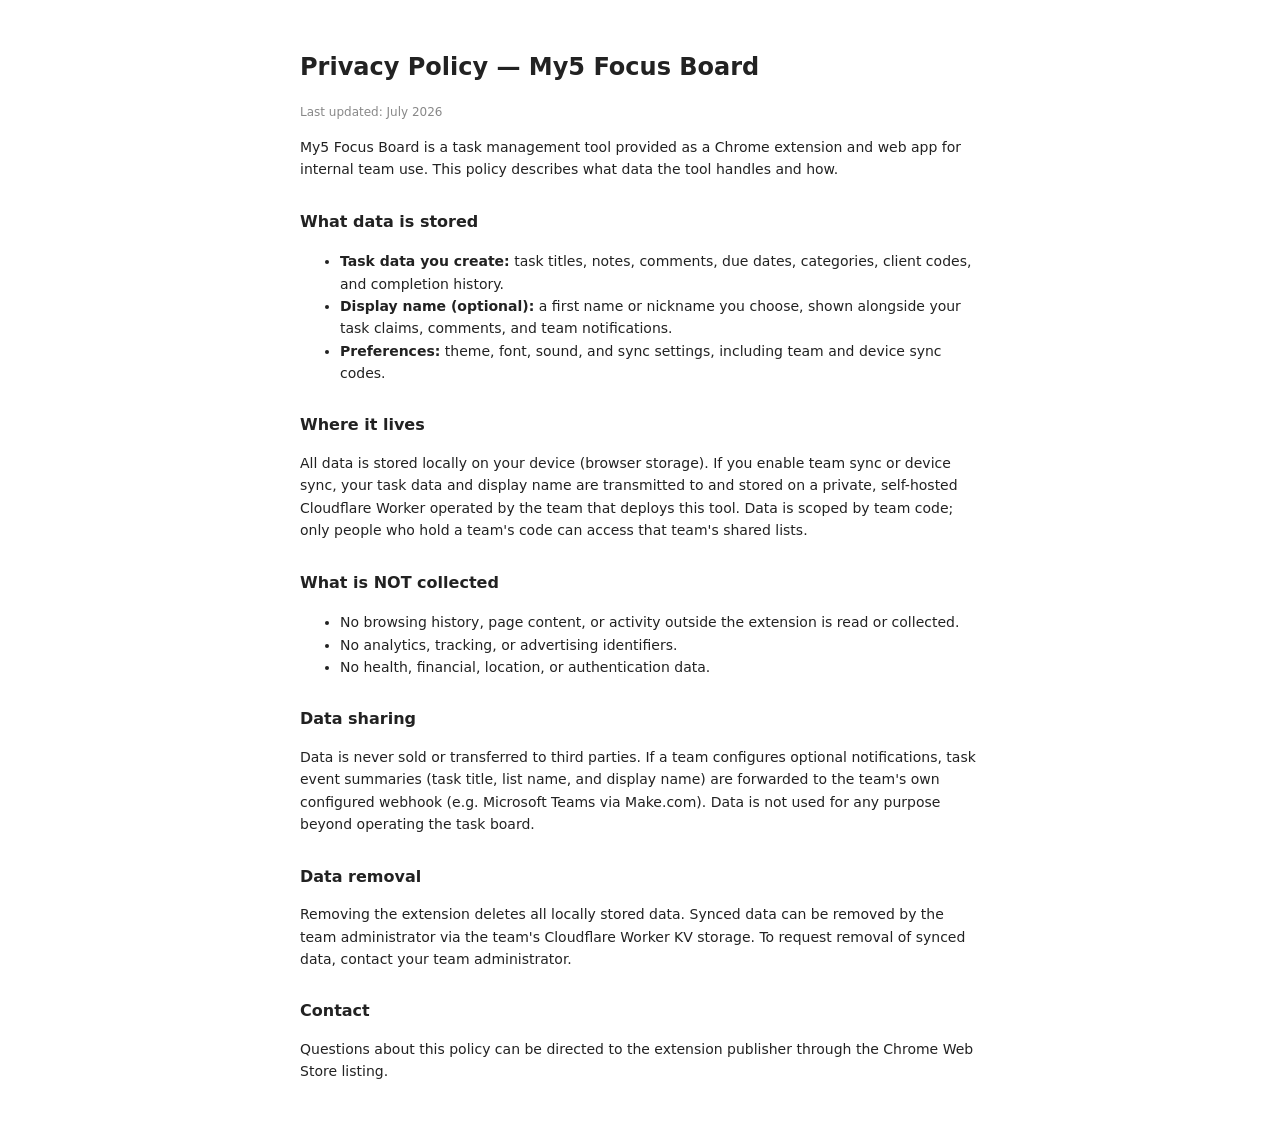
<file: pwa/privacy.html>
<!DOCTYPE html>
<html lang="en">
<head>
  <meta charset="UTF-8">
  <meta name="viewport" content="width=device-width, initial-scale=1.0">
  <title>Privacy Policy — My5 Focus Board</title>
  <style>
    body{font-family:system-ui,-apple-system,sans-serif;max-width:680px;margin:0 auto;padding:32px 20px;color:#222;line-height:1.6;}
    h1{font-size:24px;} h2{font-size:16px;margin-top:28px;}
    p,li{font-size:14px;} .updated{color:#888;font-size:12px;}
  </style>
</head>
<body>
  <h1>Privacy Policy — My5 Focus Board</h1>
  <p class="updated">Last updated: July 2026</p>

  <p>My5 Focus Board is a task management tool provided as a Chrome extension and web app for internal team use. This policy describes what data the tool handles and how.</p>

  <h2>What data is stored</h2>
  <ul>
    <li><strong>Task data you create:</strong> task titles, notes, comments, due dates, categories, client codes, and completion history.</li>
    <li><strong>Display name (optional):</strong> a first name or nickname you choose, shown alongside your task claims, comments, and team notifications.</li>
    <li><strong>Preferences:</strong> theme, font, sound, and sync settings, including team and device sync codes.</li>
  </ul>

  <h2>Where it lives</h2>
  <p>All data is stored locally on your device (browser storage). If you enable team sync or device sync, your task data and display name are transmitted to and stored on a private, self-hosted Cloudflare Worker operated by the team that deploys this tool. Data is scoped by team code; only people who hold a team's code can access that team's shared lists.</p>

  <h2>What is NOT collected</h2>
  <ul>
    <li>No browsing history, page content, or activity outside the extension is read or collected.</li>
    <li>No analytics, tracking, or advertising identifiers.</li>
    <li>No health, financial, location, or authentication data.</li>
  </ul>

  <h2>Data sharing</h2>
  <p>Data is never sold or transferred to third parties. If a team configures optional notifications, task event summaries (task title, list name, and display name) are forwarded to the team's own configured webhook (e.g. Microsoft Teams via Make.com). Data is not used for any purpose beyond operating the task board.</p>

  <h2>Data removal</h2>
  <p>Removing the extension deletes all locally stored data. Synced data can be removed by the team administrator via the team's Cloudflare Worker KV storage. To request removal of synced data, contact your team administrator.</p>

  <h2>Contact</h2>
  <p>Questions about this policy can be directed to the extension publisher through the Chrome Web Store listing.</p>
</body>
</html>
</file>
<file: pwa/panel.css>
* { box-sizing: border-box; margin: 0; padding: 0; }

body {
  font-family: -apple-system, BlinkMacSystemFont, 'Segoe UI', sans-serif;
  background: #f5f5f3;
  min-height: 100vh;
  display: flex;
  flex-direction: column;
}

.panel {
  width: 100%; min-height: 100vh; background: #f5f5f3;
  display: flex; flex-direction: column; overflow: hidden; position: relative;
}

/* ── Header ─────────────────────────────────────────────────────────────── */
.panel-header {
  padding: 10px 14px;
  background: #fff;
  border-bottom: 0.5px solid rgba(0,0,0,0.1);
  display: flex; align-items: center; justify-content: space-between;
  flex-shrink: 0;
}
.panel-title { font-size: 12px; font-weight: 600; color: #111; letter-spacing: 0.05em; text-transform: uppercase; }
.panel-meta  { font-size: 11px; color: #888; flex: 1; text-align: center; }
/* header-icon-btn handles popout and settings - see above */

/* ── Search ─────────────────────────────────────────────────────────────── */
.search-bar { padding: 7px 14px; background: #fff; border-bottom: 0.5px solid rgba(0,0,0,0.1); flex-shrink: 0; }
.search-wrap { position: relative; display: flex; align-items: center; }
.search-icon { position: absolute; left: 9px; top: 50%; transform: translateY(-50%); width: 11px; height: 11px; color: #999; pointer-events: none; }
#search-input { width: 100%; font-size: 12px; line-height: 1.4; padding: 5px 26px 5px 28px; border: 0.5px solid rgba(0,0,0,0.15); border-radius: 8px; background: #f5f5f3; color: #111; font-family: inherit; outline: none; }
#search-input::placeholder { color: #aaa; }
#search-input:focus { border-color: rgba(0,0,0,0.3); background: #fff; }
.search-clear { position: absolute; right: 8px; top: 50%; transform: translateY(-50%); font-size: 15px; line-height: 1; color: #aaa; cursor: pointer; display: none; }

/* ── My 5 — always visible ───────────────────────────────────────────────── */
.my5-zone-wrapper {
  padding: 10px 14px 8px; flex-shrink: 0;
  background: #EAF3DE; border-bottom: 0.5px solid #C0DD97;
}
.my5-label {
  font-size: 11px; font-weight: 600; color: #3B6D11;
  letter-spacing: 0.05em; text-transform: uppercase;
  display: flex; align-items: center; justify-content: space-between; margin-bottom: 7px;
}
.my5-count { font-size: 10px; background: #C0DD97; color: #27500A; border-radius: 8px; padding: 1px 7px; font-weight: 500; }
.my5-drop {
  background: rgba(255,255,255,0.6); border: 0.5px solid #97C459;
  border-radius: 8px; padding: 7px; min-height: 120px; transition: all 0.15s;
}
.my5-drop.drag-over { border-color: #639922; background: rgba(255,255,255,0.9); }
.my5-placeholder { font-size: 11px; color: #3B6D11; text-align: center; padding: 16px 12px; border: 0.5px dashed #97C459; border-radius: 8px; opacity: 0.7; }

/* ── Tab strip ──────────────────────────────────────────────────────────── */
.tab-strip {
  display: flex; align-items: center; background: #fff;
  border-bottom: 0.5px solid rgba(0,0,0,0.1);
  padding: 0 10px; flex-shrink: 0; overflow-x: auto; scrollbar-width: none;
}
.tab-strip::-webkit-scrollbar { display: none; }
.tab {
  font-size: 11px; font-weight: 500; padding: 8px 9px; white-space: nowrap;
  color: #999; cursor: pointer; border-bottom: 2px solid transparent;
  display: flex; align-items: center; gap: 5px; user-select: none; transition: color 0.12s;
}
.tab:hover { color: #555; }
.tab.active { color: #111; border-bottom-color: #111; }
.tab.drag-over-tab { background: #EAF3DE; border-radius: 6px 6px 0 0; color: #3B6D11; }
.tab-count { font-size: 10px; font-weight: 500; min-width: 16px; height: 16px; padding: 0 4px; border-radius: 8px; display: flex; align-items: center; justify-content: center; background: #eee; color: #888; }
.tab.active .tab-count { background: #E8EEF5; color: #185FA5; }
.tab-close { width: 13px; height: 13px; border-radius: 3px; display: flex; align-items: center; justify-content: center; color: #aaa; font-size: 14px; line-height: 1; cursor: pointer; opacity: 0; transition: opacity 0.12s; }
.tab:hover .tab-close { opacity: 1; }
.tab-close:hover { background: #eee; }
.tab-add { font-size: 18px; line-height: 1; color: #aaa; cursor: pointer; padding: 4px 5px; border-radius: 8px; flex-shrink: 0; margin-left: 2px; }
.tab-add:hover { color: #555; background: #f0f0f0; }

/* ── Views ──────────────────────────────────────────────────────────────── */
.view { display: none; flex-direction: column; flex: 1; overflow: hidden; min-height: 0; }
.view.visible { display: flex; }
.list-area { flex: 1; overflow-y: auto; min-height: 0; }
.list-header { padding: 8px 14px 5px; display: flex; align-items: center; justify-content: space-between; position: sticky; top: 0; background: #f5f5f3; z-index: 1; }
.list-title-wrap { display: flex; align-items: center; gap: 6px; }
.list-title { font-size: 10px; font-weight: 600; color: #999; letter-spacing: 0.06em; text-transform: uppercase; }
.list-badge { font-size: 10px; font-weight: 500; min-width: 16px; height: 16px; padding: 0 4px; border-radius: 8px; background: #e8e8e8; color: #888; display: flex; align-items: center; justify-content: center; }
.header-actions { display: flex; align-items: center; gap: 6px; }

.add-task-btn {
  font-size: 12px; font-weight: 500; color: #fff;
  background: #3B6D11; border: none; border-radius: 8px;
  padding: 5px 12px; cursor: pointer; font-family: inherit;
  transition: background 0.12s; white-space: nowrap;
}
.add-task-btn:hover { background: #27500A; }

.icon-btn { width: 24px; height: 24px; border-radius: 8px; border: 0.5px solid rgba(0,0,0,0.15); background: #fff; display: flex; align-items: center; justify-content: center; cursor: pointer; }
.icon-btn:hover { border-color: rgba(0,0,0,0.3); }
.icon-btn svg { width: 11px; height: 11px; color: #666; }

.card-list { padding: 6px 14px 80px; }

/* ── Cards ──────────────────────────────────────────────────────────────── */
.card {
  background: #fff; border: 0.5px solid rgba(0,0,0,0.12); border-radius: 8px;
  margin-bottom: 6px; user-select: none; transition: border-color 0.15s;
  position: relative; overflow: hidden;
}
.card:hover { border-color: rgba(0,0,0,0.22); }
.card.dragging { opacity: 0.4; }
.card.drop-above { box-shadow: 0 -2px 0 #378ADD; }
.card.drop-below { box-shadow: 0 2px 0 #378ADD; }

.my5-card {
  background: #fff; border: 0.5px solid #C0DD97; border-radius: 8px;
  margin-bottom: 5px; user-select: none; transition: border-color 0.15s;
  position: relative; overflow: hidden; border-left: 2px solid #639922;
}
.my5-card:hover { border-color: #97C459; border-left-color: #3B6D11; }
.my5-card.dragging { opacity: 0.4; }

.card-inner { display: flex; align-items: stretch; }

/* Drag handle */
.card-handle {
  width: 20px; flex-shrink: 0; display: flex; align-items: center; justify-content: center;
  cursor: grab; color: #ccc; font-size: 12px; padding: 8px 2px 8px 6px;
  transition: color 0.12s;
}
.card-handle:hover { color: #aaa; }
.card-handle:active { cursor: grabbing; }
.card-handle svg { width: 8px; height: 14px; }

.card-body { flex: 1; padding: 7px 8px 7px 2px; min-width: 0; cursor: pointer; }

.card-row1 { display: flex; align-items: center; gap: 6px; margin-bottom: 5px; }
.card-check {
  width: 14px; height: 14px; border: 0.5px solid rgba(0,0,0,0.25); border-radius: 3px;
  flex-shrink: 0; cursor: pointer; display: flex; align-items: center; justify-content: center; transition: all 0.15s;
}
.card-check:hover { border-color: #639922; background: #f0f9e8; }
.card-check.done { background: #EAF3DE; border-color: #639922; }
.card-check.done::after { content:''; width:5px; height:3px; border-left:1.5px solid #3B6D11; border-bottom:1.5px solid #3B6D11; transform:rotate(-45deg) translateY(-1px); display:block; }

/* Inline-editable title */
.card-title {
  font-size: 12px; font-weight: 500; color: #111;
  white-space: nowrap; overflow: hidden; text-overflow: ellipsis;
  flex: 1; min-width: 0; border-radius: 3px; padding: 1px 3px; margin: -1px -3px;
  cursor: text;
}
.card-title:focus {
  outline: none; white-space: normal; overflow: visible;
  background: #f5f5f3; border: 0.5px solid rgba(0,0,0,0.2); cursor: text;
}
.card-client { font-size: 10px; font-weight: 500; color: #666; background: #f0f0f0; border-radius: 4px; padding: 1px 5px; white-space: nowrap; flex-shrink: 0; max-width: 64px; overflow: hidden; text-overflow: ellipsis; }

.card-row2 { display: flex; align-items: center; justify-content: space-between; gap: 4px; }
.card-meta { display: flex; align-items: center; gap: 4px; min-width: 0; overflow: hidden; flex-wrap: wrap; }
.card-sender { font-size: 10px; color: #aaa; white-space: nowrap; overflow: hidden; text-overflow: ellipsis; max-width: 80px; }
.card-due { font-size: 10px; color: #BA7517; white-space: nowrap; }
.card-note-badge {
  font-size: 10px; font-weight: 500;
  color: #C0440A; background: #FAEEDA;
  border: 0.5px solid #F5C49A;
  border-radius: 4px; padding: 1px 6px;
  white-space: nowrap; cursor: pointer;
}
.card-note-badge:hover { background: #F5C49A; }

.card-actions { display: flex; align-items: center; gap: 2px; flex-shrink: 0; }
.ca {
  width: 22px; height: 22px; border: 0.5px solid rgba(0,0,0,0.12); border-radius: 4px;
  display: flex; align-items: center; justify-content: center; cursor: pointer;
  background: #f5f5f3; flex-shrink: 0; transition: all 0.12s;
}
.ca:hover { border-color: rgba(0,0,0,0.25); background: #fff; }
.ca svg { width: 9px; height: 9px; color: #666; }
.ca.star-btn { border-color: #FAC775; background: #FAEEDA; }
.ca.star-btn svg { color: #BA7517; }
.ca.star-btn:hover { background: #FAC775; }
.ca.my5-btn { border-color: #97C459; background: #EAF3DE; }
.ca.my5-btn svg { color: #3B6D11; }
.ca.my5-btn:hover { background: #C0DD97; }

/* ── Expandable notes ───────────────────────────────────────────────────── */
.card-notes-expanded {
  border-top: 0.5px solid rgba(0,0,0,0.08);
  padding: 7px 10px 8px 28px;
  background: #fafaf9;
  display: none;
  max-height: 180px;
  overflow-y: auto;
}
.card-notes-expanded.open { display: block; }
.note-entry { font-size: 11px; color: #555; margin-bottom: 6px; line-height: 1.4; }
.note-entry:last-child { margin-bottom: 0; }
.note-ts { font-size: 10px; color: #bbb; display: block; margin-bottom: 1px; }
.note-text { color: #444; }
.expand-toggle {
  width: 18px; height: 18px; border-radius: 4px; border: 0.5px solid rgba(0,0,0,0.1);
  background: #f5f5f3; display: flex; align-items: center; justify-content: center;
  cursor: pointer; flex-shrink: 0; transition: all 0.12s;
}
.expand-toggle:hover { background: #eee; }
.expand-toggle svg { width: 8px; height: 8px; color: #888; transition: transform 0.15s; }
.expand-toggle.open svg { transform: rotate(180deg); }

/* ── Badges ─────────────────────────────────────────────────────────────── */
.badge { font-size: 10px; font-weight: 500; border-radius: 4px; padding: 1px 5px; white-space: nowrap; flex-shrink: 0; }
.cat-action   { background:#E6F1FB; color:#0C447C; }
.cat-inbound  { background:#EAF3DE; color:#27500A; }
.cat-outbound { background:#EEEDFE; color:#3C3489; }
.cat-request  { background:#FAECE7; color:#712B13; }
.cat-freight  { background:#FAEEDA; color:#633806; }
.cat-billing  { background:#FCEBEB; color:#791F1F; }
.cat-research { background:#F1EFE8; color:#444441; }
.cat-devy     { background:#FBEAF0; color:#72243E; }

/* ── Done footer ────────────────────────────────────────────────────────── */
.done-footer { flex-shrink: 0; border-top: 0.5px solid rgba(0,0,0,0.1); background: #fff; padding: 8px 14px; display: flex; align-items: center; justify-content: space-between; }
.done-footer-btn { display: flex; align-items: center; gap: 6px; cursor: pointer; padding: 5px 10px; border-radius: 8px; border: 0.5px solid #97C459; background: #EAF3DE; transition: all 0.15s; user-select: none; }
.done-footer-btn:hover { background: #C0DD97; border-color: #639922; }
.done-check-icon { width: 15px; height: 15px; border-radius: 3px; background: #639922; display: flex; align-items: center; justify-content: center; flex-shrink: 0; }
.done-check-icon svg { width: 9px; height: 9px; }
.done-footer-label { font-size: 11px; font-weight: 500; color: #27500A; }
.done-count-pill { font-size: 10px; font-weight: 500; background: #C0DD97; color: #27500A; border-radius: 8px; padding: 1px 6px; }
.done-footer-meta { font-size: 11px; color: #aaa; }

.done-drawer { position: absolute; left: 0; right: 0; bottom: 48px; background: #fff; border-top: 0.5px solid rgba(0,0,0,0.1); border-radius: 12px 12px 0 0; display: none; flex-direction: column; z-index: 30; max-height: 340px; box-shadow: 0 -4px 20px rgba(0,0,0,0.08); }
.done-drawer.open { display: flex; }
.done-drawer-header { padding: 10px 14px 8px; display: flex; align-items: center; justify-content: space-between; border-bottom: 0.5px solid rgba(0,0,0,0.1); flex-shrink: 0; }
.done-drawer-title { font-size: 12px; font-weight: 500; color: #111; }
.done-drawer-actions { display: flex; align-items: center; gap: 8px; }
.done-close { font-size: 18px; line-height: 1; color: #aaa; cursor: pointer; }
.done-close:hover { color: #555; }
.clear-btn { font-size: 11px; color: #A32D2D; cursor: pointer; padding: 3px 8px; border-radius: 8px; border: 0.5px solid #F09595; background: transparent; font-family: inherit; }
.clear-btn:hover { background: #FCEBEB; }
.done-list { flex: 1; overflow-y: auto; padding: 8px 14px; }
.done-card { background: #f9f9f9; border: 0.5px solid rgba(0,0,0,0.1); border-radius: 8px; padding: 7px 10px; margin-bottom: 5px; opacity: 0.8; }
.done-card-title { font-size: 12px; color: #777; text-decoration: line-through; white-space: nowrap; overflow: hidden; text-overflow: ellipsis; margin-bottom: 3px; }
.done-card-meta { display: flex; align-items: center; gap: 5px; }
.done-when { font-size: 10px; color: #bbb; }
.restore-btn { font-size: 10px; color: #185FA5; cursor: pointer; margin-left: auto; flex-shrink: 0; }
.restore-btn:hover { text-decoration: underline; }
.done-empty { font-size: 12px; color: #aaa; text-align: center; padding: 28px 14px; }

/* ── Export menu ────────────────────────────────────────────────────────── */
.export-menu { position: fixed; z-index: 50; background: #fff; border: 0.5px solid rgba(0,0,0,0.2); border-radius: 8px; padding: 4px; min-width: 180px; display: none; bottom: 56px; right: 14px; box-shadow: 0 4px 16px rgba(0,0,0,0.12); }
.export-menu.visible { display: block; }
.ei { font-size: 12px; color: #111; padding: 6px 9px; border-radius: 5px; cursor: pointer; display: flex; align-items: center; gap: 7px; }
.ei:hover { background: #f5f5f3; }
.ei svg { width: 11px; height: 11px; color: #666; flex-shrink: 0; }
.ei-divider { height: 0.5px; background: rgba(0,0,0,0.1); margin: 3px 0; }

/* ── Modals ─────────────────────────────────────────────────────────────── */
.modal-overlay { display: none; position: fixed; top: 0; left: 0; right: 0; bottom: 0; background: rgba(0,0,0,0.28); z-index: 40; align-items: flex-start; justify-content: center; padding: 24px 14px 0; }
.modal-overlay.visible { display: flex; }
.modal { background: #fff; border: 0.5px solid rgba(0,0,0,0.12); border-radius: 12px; padding: 14px; width: 100%; max-height: 85vh; overflow-y: auto; }
.modal-head { font-size: 13px; font-weight: 600; color: #111; margin-bottom: 12px; }
.fl { font-size: 10px; color: #666; margin-bottom: 3px; margin-top: 9px; letter-spacing: 0.03em; text-transform: uppercase; }
.fl:first-of-type { margin-top: 0; }
.modal input[type=text], .modal input[type=date], .modal select, .modal textarea {
  width: 100%; font-size: 13px; line-height: 1.5; padding: 7px 10px;
  border: 0.5px solid rgba(0,0,0,0.2); border-radius: 8px;
  background: #f5f5f3; color: #111; font-family: inherit; outline: none;
}
.modal input:focus, .modal select:focus, .modal textarea:focus { border-color: rgba(0,0,0,0.4); background: #fff; }
.modal textarea { resize: vertical; min-height: 52px; }
.cat-grid { display: grid; grid-template-columns: repeat(4,1fr); gap: 4px; margin-top: 1px; }
.cpill { font-size: 10px; font-weight: 500; padding: 5px 0; border-radius: 4px; border: 0.5px solid rgba(0,0,0,0.12); cursor: pointer; text-align: center; background: #f5f5f3; color: #777; transition: all 0.12s; font-family: inherit; }
.cpill.sel { border-width: 1.5px; }
.cpill.sel.cat-action   { background:#E6F1FB; color:#0C447C; border-color:#185FA5; }
.cpill.sel.cat-inbound  { background:#EAF3DE; color:#27500A; border-color:#3B6D11; }
.cpill.sel.cat-outbound { background:#EEEDFE; color:#3C3489; border-color:#534AB7; }
.cpill.sel.cat-request  { background:#FAECE7; color:#712B13; border-color:#993C1D; }
.cpill.sel.cat-freight  { background:#FAEEDA; color:#633806; border-color:#854F0B; }
.cpill.sel.cat-billing  { background:#FCEBEB; color:#791F1F; border-color:#A32D2D; }
.cpill.sel.cat-research { background:#F1EFE8; color:#444441; border-color:#5F5E5A; }
.cpill.sel.cat-devy     { background:#FBEAF0; color:#72243E; border-color:#993556; }

.note-log-entries { max-height: 160px; overflow-y: auto; margin-top: 4px; }
.note-entry { font-size: 11px; color: #555; margin-bottom: 6px; line-height: 1.4; padding: 5px 8px; background: #f9f9f9; border-radius: 6px; border: 0.5px solid rgba(0,0,0,0.07); }
.note-ts { font-size: 10px; color: #bbb; display: block; margin-bottom: 2px; }

.import-info { font-size: 11px; color: #777; margin-bottom: 10px; line-height: 1.5; }
.import-info code { font-size: 10px; background: #f0f0f0; padding: 1px 4px; border-radius: 3px; }
#import-result { font-size: 11px; margin-top: 8px; padding: 6px 10px; border-radius: 6px; display: none; }
#import-result.success { background: #EAF3DE; color: #27500A; }
#import-result.error   { background: #FCEBEB; color: #791F1F; }

.modal-actions { display: flex; gap: 6px; margin-top: 14px; justify-content: space-between; align-items: center; }
.modal-actions-right { display: flex; gap: 6px; }
.btn { font-size: 12px; padding: 6px 13px; border-radius: 8px; border: 0.5px solid rgba(0,0,0,0.2); cursor: pointer; font-family: inherit; background: #fff; color: #111; white-space: nowrap; }
.btn-p { background: #3B6D11; color: #fff; border-color: #3B6D11; }
.btn-danger { color: #A32D2D; border-color: #F09595; }
.btn:hover { background: #f5f5f3; }
.btn-p:hover { background: #27500A; }
.btn-danger:hover { background: #FCEBEB; }
.no-results { font-size: 12px; color: #aaa; text-align: center; padding: 18px 14px; }

.new-list-modal { display: none; position: fixed; top: 0; left: 0; right: 0; bottom: 0; background: rgba(0,0,0,0.28); z-index: 50; align-items: center; justify-content: center; padding: 0 24px; }
.new-list-modal.visible { display: flex; }
.new-list-box { background: #fff; border: 0.5px solid rgba(0,0,0,0.12); border-radius: 12px; padding: 16px; width: 100%; }
.new-list-box h3 { font-size: 13px; font-weight: 500; color: #111; margin-bottom: 12px; }
.new-list-box input { width: 100%; font-size: 13px; padding: 7px 10px; border: 0.5px solid rgba(0,0,0,0.2); border-radius: 8px; background: #f5f5f3; color: #111; font-family: inherit; margin-bottom: 10px; outline: none; }

/* ── Header buttons ──────────────────────────────────────────────────────── */
.header-btns { display: flex; align-items: center; gap: 5px; }
.header-icon-btn {
  width: 22px; height: 22px; border-radius: 6px; border: 0.5px solid rgba(0,0,0,0.15);
  background: #fff; display: flex; align-items: center; justify-content: center;
  cursor: pointer; transition: all 0.12s; flex-shrink: 0;
}
.header-icon-btn:hover { background: #EAF3DE; border-color: #97C459; }
.header-icon-btn svg { width: 11px; height: 11px; color: #555; }
.header-icon-btn:hover svg { color: #3B6D11; }
.header-icon-btn.active { background: #EAF3DE; border-color: #97C459; }
.header-icon-btn.active svg { color: #3B6D11; }

/* ── Settings drawer ─────────────────────────────────────────────────────── */
.settings-drawer {
  position: absolute; top: 0; left: 0; right: 0; bottom: 0;
  background: #f5f5f3; z-index: 35; display: none; flex-direction: column;
  overflow-y: auto;
}
.settings-drawer.open { display: flex; }
.settings-header {
  padding: 12px 16px 10px; background: #fff;
  border-bottom: 0.5px solid rgba(0,0,0,0.1);
  display: flex; align-items: center; justify-content: space-between; flex-shrink: 0;
}
.settings-title { font-size: 13px; font-weight: 600; color: #111; }
.settings-close { font-size: 20px; line-height: 1; color: #aaa; cursor: pointer; padding: 0 2px; }
.settings-close:hover { color: #555; }

.settings-section-label {
  font-size: 10px; font-weight: 600; color: #aaa;
  letter-spacing: 0.07em; text-transform: uppercase;
  padding: 14px 16px 5px;
}
.settings-row {
  display: flex; align-items: center; gap: 12px;
  padding: 10px 16px; cursor: pointer; background: #fff;
  border-bottom: 0.5px solid rgba(0,0,0,0.06);
  transition: background 0.12s;
}
.settings-row:hover { background: #f0f0ee; }
.settings-row-icon {
  width: 28px; height: 28px; border-radius: 8px;
  background: #f5f5f3; border: 0.5px solid rgba(0,0,0,0.1);
  display: flex; align-items: center; justify-content: center; flex-shrink: 0;
  color: #555;
}
.settings-row-icon svg { width: 13px; height: 13px; }
.settings-row-text { flex: 1; min-width: 0; }
.settings-row-title { font-size: 12px; font-weight: 500; color: #111; margin-bottom: 1px; }
.settings-row-sub   { font-size: 11px; color: #aaa; }
.settings-row-chevron { color: #ccc; font-size: 14px; }

.settings-about { font-size: 11px; color: #bbb; padding: 6px 16px 16px; line-height: 1.5; }

.settings-import-result {
  margin: 8px 16px; padding: 8px 12px; border-radius: 8px; font-size: 12px; display: none;
}
.settings-import-result.success { background: #EAF3DE; color: #27500A; }
.settings-import-result.error   { background: #FCEBEB; color: #791F1F; }

/* ── Card attachment row ─────────────────────────────────────────────────── */
.card-attach-row { padding: 3px 10px 6px 28px; }
.card-attachment {
  display: inline-flex; align-items: center; gap: 4px;
  font-size: 10px; color: #185FA5; text-decoration: none;
  background: #E6F1FB; border-radius: 4px; padding: 2px 7px;
  max-width: 220px; overflow: hidden; text-overflow: ellipsis; white-space: nowrap;
}
.card-attachment:hover { background: #C8DFF5; text-decoration: underline; }

/* ── Attachment drop zone in modal ──────────────────────────────────────── */
.attach-drop-zone {
  border: 0.5px dashed rgba(0,0,0,0.2); border-radius: 8px;
  padding: 10px 12px; cursor: pointer; transition: all 0.15s; background: #f9f9f9;
}
.attach-drop-zone.drag-over { border-color: #639922; background: #EAF3DE; }
.attach-drop-inner { display: flex; align-items: center; gap: 8px; }
.attach-drop-label { font-size: 12px; color: #aaa; }
.attach-preview { display: flex; align-items: center; gap: 6px; }
.attach-preview-icon { font-size: 14px; }
.attach-preview-name { font-size: 12px; color: #185FA5; flex: 1; min-width: 0; overflow: hidden; text-overflow: ellipsis; white-space: nowrap; }
.attach-remove { font-size: 16px; color: #aaa; cursor: pointer; line-height: 1; flex-shrink: 0; }
.attach-remove:hover { color: #A32D2D; }

/* ── Quick comment box ───────────────────────────────────────────────────── */
.quick-comment-box {
  border-top: 0.5px solid rgba(0,0,0,0.08);
  padding: 8px 10px 8px 28px;
  background: #fafaf9;
}
.quick-comment-ta {
  width: 100%; font-size: 12px; font-family: inherit; color: #333;
  background: #fff; border: 0.5px solid rgba(0,0,0,0.2); border-radius: 6px;
  outline: none; resize: none; padding: 6px 8px; line-height: 1.4;
}
.quick-comment-ta:focus { border-color: #639922; }
.quick-comment-actions {
  display: flex; align-items: center; justify-content: flex-end;
  gap: 8px; margin-top: 5px;
}
.quick-comment-cancel { font-size: 11px; color: #aaa; cursor: pointer; }
.quick-comment-cancel:hover { color: #555; }
.quick-comment-save {
  font-size: 11px; font-weight: 500; color: #fff; background: #3B6D11;
  border: none; border-radius: 6px; padding: 3px 10px; cursor: pointer; font-family: inherit;
}
.quick-comment-save:hover { background: #27500A; }
.ca.comment-btn { background: #f5f5f3; }
.ca.comment-btn svg { color: #555; }
.ca.comment-btn:hover { background: #EAF3DE; border-color: #97C459; }
.ca.comment-btn:hover svg { color: #3B6D11; }

.burst-wrap { position: absolute; top: 0; left: 0; right: 0; bottom: 0; pointer-events: none; overflow: hidden; border-radius: 8px; z-index: 10; }
@keyframes floatUp { 0%{opacity:1;transform:translateY(0) scale(1);}100%{opacity:0;transform:translateY(-55px) scale(0.3);} }
@keyframes cardExit { 0%{transform:translateX(0);opacity:1;max-height:100px;margin-bottom:6px;}60%{transform:translateX(18px);opacity:0.3;}100%{transform:translateX(40px);opacity:0;max-height:0;margin-bottom:0;} }
.card-exiting { animation: cardExit 0.5s ease-in forwards; overflow: hidden; }

/* ── Sync settings ───────────────────────────────────────────────────────── */
.settings-sync-body {
  padding: 10px 16px 14px;
  background: #fff;
  border-bottom: 0.5px solid rgba(0,0,0,0.06);
}
.sync-field-label { font-size: 10px; font-weight: 600; color: #aaa; letter-spacing: 0.05em; text-transform: uppercase; margin-bottom: 4px; }
.sync-input {
  width: 100%; font-size: 12px; padding: 6px 9px;
  border: 0.5px solid rgba(0,0,0,0.2); border-radius: 7px;
  background: #f5f5f3; color: #111; font-family: inherit; outline: none;
}
.sync-input:focus { border-color: #639922; background: #fff; }
.sync-row-btns { display: flex; gap: 7px; margin-top: 10px; }
.sync-btn-test {
  flex: 1; font-size: 12px; padding: 6px 0; border-radius: 7px;
  border: 0.5px solid rgba(0,0,0,0.2); background: #fff; color: #111;
  cursor: pointer; font-family: inherit; transition: background 0.12s;
}
.sync-btn-test:hover { background: #f0f0f0; }
.sync-btn-save {
  flex: 1; font-size: 12px; padding: 6px 0; border-radius: 7px;
  border: none; background: #3B6D11; color: #fff;
  cursor: pointer; font-family: inherit; font-weight: 500; transition: background 0.12s;
}
.sync-btn-save:hover { background: #27500A; }
.sync-status {
  font-size: 11px; margin-top: 8px; padding: 6px 9px; border-radius: 7px; display: none; line-height: 1.4;
}
.sync-status.ok    { background: #EAF3DE; color: #27500A; display: block; }
.sync-status.error { background: #FCEBEB; color: #791F1F; display: block; }
.sync-status.info  { background: #E6F1FB; color: #0C447C; display: block; }

/* Shared badge on tab */
.tab-shared-dot {
  width: 6px; height: 6px; border-radius: 50%; background: #639922;
  flex-shrink: 0; display: inline-block;
}

/* Sync button on list header */
.sync-list-btn {
  font-size: 10px; font-weight: 500; color: #3B6D11;
  background: #EAF3DE; border: 0.5px solid #97C459;
  border-radius: 6px; padding: 2px 7px; cursor: pointer;
  font-family: inherit; white-space: nowrap; transition: background 0.12s;
}
.sync-list-btn:hover { background: #C0DD97; }
.sync-list-btn.syncing { color: #888; background: #f0f0f0; border-color: #ddd; }

/* ── New list visibility toggle ──────────────────────────────────────────── */
.nl-visibility-row {
  display: flex; gap: 6px; margin-top: 10px;
}
.nl-vis-btn {
  flex: 1; display: flex; align-items: center; justify-content: center; gap: 5px;
  font-size: 12px; font-weight: 500; padding: 7px 0;
  border-radius: 8px; border: 0.5px solid rgba(0,0,0,0.15);
  background: #f5f5f3; color: #888; cursor: pointer; transition: all 0.12s;
  font-family: inherit;
}
.nl-vis-btn svg { width: 11px; height: 11px; }
.nl-vis-btn:hover { border-color: rgba(0,0,0,0.3); color: #555; }
.nl-vis-btn.active { background: #EAF3DE; color: #3B6D11; border-color: #97C459; border-width: 1.5px; }
.nl-shared-note {
  font-size: 11px; color: #3B6D11; background: #EAF3DE;
  border-radius: 7px; padding: 7px 10px; margin-top: 8px; line-height: 1.4;
}

/* ── Team lists in settings ──────────────────────────────────────────────── */
.team-list-row {
  display: flex; align-items: center; gap: 10px;
  padding: 9px 16px; background: #fff;
  border-bottom: 0.5px solid rgba(0,0,0,0.06);
}
.team-list-globe { font-size: 13px; flex-shrink: 0; }
.team-list-name { font-size: 12px; font-weight: 500; color: #111; flex: 1; }
.team-list-count { font-size: 11px; color: #aaa; }
.team-list-actions { display: flex; align-items: center; gap: 6px; flex-shrink: 0; }
.tl-toggle {
  font-size: 11px; font-weight: 500; padding: 3px 8px; border-radius: 6px;
  border: 0.5px solid rgba(0,0,0,0.15); background: #fff; color: #555;
  cursor: pointer; font-family: inherit; white-space: nowrap;
}
.tl-toggle.visible  { background: #EAF3DE; color: #3B6D11; border-color: #97C459; }
.tl-toggle.hidden   { background: #f5f5f3; color: #aaa; }
.tl-delete {
  font-size: 11px; font-weight: 500; padding: 3px 8px; border-radius: 6px;
  border: 0.5px solid #F09595; background: #fff; color: #A32D2D;
  cursor: pointer; font-family: inherit;
}
.tl-delete:hover { background: #FCEBEB; }
.admin-badge {
  font-size: 10px; font-weight: 600; color: #BA7517;
  background: #FAEEDA; border: 0.5px solid #FAC775;
  border-radius: 4px; padding: 1px 5px; margin-left: 4px;
}

/* ── Claim button ─────────────────────────────────────────────────────────── */
.ca.claim-btn {
  width: auto; padding: 0 8px; font-size: 10px; font-weight: 500;
  background: #EAF3DE; border-color: #97C459; color: #3B6D11; white-space: nowrap;
}
.ca.claim-btn:hover { background: #C0DD97; border-color: #639922; }
.ca.claim-btn.claimed { background: #FAEEDA; border-color: #FAC775; color: #633806; }
.ca.claim-btn.claimed:hover { background: #FAC775; }
.claim-taken {
  font-size: 10px; font-weight: 500; color: #185FA5;
  background: #E6F1FB; border: 0.5px solid #A8CDEE;
  border-radius: 4px; padding: 2px 6px; white-space: nowrap;
}

/* ── Help icon ───────────────────────────────────────────────────────────── */
.help-icon {
  display: inline-flex; align-items: center; justify-content: center;
  width: 14px; height: 14px; border-radius: 50%;
  background: #e8e8e8; color: #666; font-size: 10px; font-weight: 600;
  cursor: help; flex-shrink: 0;
}
.help-icon:hover { background: #ddd; }

/* ── Attachment URL wrap ─────────────────────────────────────────────────── */
.attach-url-wrap { position: relative; }
.attach-url-wrap .attach-preview {
  display: flex; align-items: center; gap: 6px;
  margin-top: 5px; padding: 5px 8px;
  background: #E6F1FB; border-radius: 7px; border: 0.5px solid #A8CDEE;
}

.tl-convert {
  font-size: 11px; font-weight: 500; padding: 3px 8px; border-radius: 6px;
  border: 0.5px solid #A8CDEE; background: #E6F1FB; color: #0C447C;
  cursor: pointer; font-family: inherit; white-space: nowrap;
}
.tl-convert:hover { background: #C8DFF5; }

/* ── Theme swatches ──────────────────────────────────────────────────────── */
.theme-grid {
  display: grid; grid-template-columns: repeat(3, 1fr); gap: 8px; margin-top: 4px;
}
.theme-swatch {
  border: 1.5px solid transparent; border-radius: 8px; padding: 8px 6px 6px;
  cursor: pointer; text-align: center; background: #f9f9f9; transition: all 0.15s;
}
.theme-swatch:hover { border-color: rgba(0,0,0,0.2); }
.theme-swatch.active { border-color: #111; background: #fff; }
.swatch-my5 {
  height: 18px; border-radius: 4px; border: 1.5px solid; margin-bottom: 4px;
}
.swatch-accent {
  height: 8px; border-radius: 3px; margin-bottom: 5px;
}
.theme-swatch span { font-size: 10px; color: #777; }
.theme-swatch.active span { color: #111; font-weight: 500; }

/* ── Font options ────────────────────────────────────────────────────────── */
.font-options { display: flex; gap: 6px; margin-top: 4px; flex-wrap: wrap; }
.font-opt {
  flex: 1; min-width: 60px; text-align: center; padding: 7px 4px;
  border-radius: 7px; border: 1.5px solid rgba(0,0,0,0.12);
  cursor: pointer; font-size: 13px; color: #555; background: #f9f9f9;
  transition: all 0.12s;
}
.font-opt:hover { border-color: rgba(0,0,0,0.25); }
.font-opt.active { border-color: #111; background: #fff; color: #111; font-weight: 500; }

/* ── Sound options ───────────────────────────────────────────────────────── */
.sound-row { display: flex; flex-direction: column; gap: 8px; margin-top: 4px; }
.sound-options { display: flex; gap: 5px; }
.sound-opt {
  flex: 1; text-align: center; padding: 5px 2px; border-radius: 6px;
  border: 1.5px solid rgba(0,0,0,0.12); cursor: pointer; font-size: 11px;
  color: #777; background: #f9f9f9; transition: all 0.12s;
}
.sound-opt:hover { border-color: rgba(0,0,0,0.25); }
.sound-opt.active { border-color: #111; background: #fff; color: #111; font-weight: 500; }
.volume-wrap { display: flex; align-items: center; gap: 8px; }
.volume-slider {
  flex: 1; height: 3px; cursor: pointer; accent-color: #3B6D11;
}
.sound-preview-btn {
  width: 24px; height: 24px; border-radius: 6px; border: 0.5px solid rgba(0,0,0,0.15);
  background: #fff; cursor: pointer; font-size: 10px; display: flex;
  align-items: center; justify-content: center; flex-shrink: 0;
  font-family: inherit;
}
.sound-preview-btn:hover { background: #f0f0f0; }

/* ── Theme: Dark ─────────────────────────────────────────────────────────── */
body.theme-dark {
  background: #1a1a1a;
}
body.theme-dark .panel { background: #1a1a1a; border-color: #333; }
body.theme-dark .panel-header,
body.theme-dark .search-bar,
body.theme-dark .tab-strip,
body.theme-dark .list-header,
body.theme-dark .done-footer,
body.theme-dark .settings-drawer,
body.theme-dark .settings-header { background: #222 !important; border-color: #333 !important; }
body.theme-dark .panel-title,
body.theme-dark .card-title,
body.theme-dark .modal-head,
body.theme-dark .settings-title { color: #eee !important; }
body.theme-dark .panel-meta,
body.theme-dark .list-title,
body.theme-dark .card-sender { color: #888 !important; }
body.theme-dark .card,
body.theme-dark .my5-card,
body.theme-dark .modal,
body.theme-dark .new-list-box { background: #2a2a2a !important; border-color: #444 !important; }
body.theme-dark .tab { color: #666 !important; }
body.theme-dark .tab.active { color: #eee !important; border-bottom-color: #eee !important; }
body.theme-dark #search-input { background: #333 !important; color: #eee !important; border-color: #444 !important; }
body.theme-dark .list-area { border-color: #333 !important; }
body.theme-dark .card-list { }
body.theme-dark .settings-row { background: #2a2a2a !important; border-color: #333 !important; }
body.theme-dark .settings-row-title { color: #ddd !important; }
body.theme-dark .sync-input { background: #333 !important; color: #eee !important; border-color: #444 !important; }
body.theme-dark .modal input,
body.theme-dark .modal select,
body.theme-dark .modal textarea { background: #333 !important; color: #eee !important; border-color: #444 !important; }
body.theme-dark .cpill { background: #333 !important; color: #aaa !important; border-color: #444 !important; }


/* ── Theme: Pink ─────────────────────────────────────────────────────────── */
body.theme-pink .panel-header { border-bottom-color: #F4AACF !important; }
body.theme-pink .tab.active { color: #C4437F !important; border-bottom-color: #C4437F !important; }
body.theme-pink #search-input:focus { border-color: #E05C9A !important; }

/* ── Theme: Sparkles ─────────────────────────────────────────────────────── */
body.theme-sparkles .my5-zone-wrapper {
  background: linear-gradient(135deg, #FFF0FA, #F0EEFF, #FFF8E7) !important;
  animation: sparkle-shift 4s ease-in-out infinite alternate;
}
@keyframes sparkle-shift {
  0%   { background: linear-gradient(135deg, #FFF0FA, #F0EEFF, #FFF8E7) !important; }
  50%  { background: linear-gradient(135deg, #F0EEFF, #FFF8E7, #FFF0FA) !important; }
  100% { background: linear-gradient(135deg, #FFF8E7, #FFF0FA, #F0EEFF) !important; }
}
body.theme-sparkles .my5-label { color: #6B1FA8 !important; }
body.theme-sparkles .tab.active { color: #B44FE8 !important; border-bottom-color: #B44FE8 !important; }
body.theme-sparkles .panel-title { 
  background: linear-gradient(135deg, #B44FE8, #E05C9A);
  -webkit-background-clip: text;
  -webkit-text-fill-color: transparent;
  background-clip: text;
}

/* ── Theme grid expanded for 8 themes ───────────────────────────────────── */
.theme-grid { grid-template-columns: repeat(4, 1fr) !important; }

/* ── Text label action buttons on My 5 cards ─────────────────────────────── */
.ca.ca-text {
  width: auto;
  padding: 0 7px;
  font-size: 10px;
  font-weight: 500;
  color: #555;
  white-space: nowrap;
  letter-spacing: 0.01em;
}
.ca.ca-text:hover { color: #111; }

/* ── Team switcher ────────────────────────────────────────────────────────── */
.team-switcher { position: relative; flex: 1; display: flex; justify-content: center; }
.team-switcher-btn {
  display: flex; align-items: center; gap: 4px;
  font-size: 11px; font-weight: 500; color: #555;
  cursor: pointer; padding: 3px 8px; border-radius: 6px;
  border: 0.5px solid rgba(0,0,0,0.12); background: #f5f5f3;
  transition: all 0.12s; user-select: none;
}
.team-switcher-btn:hover { background: #eee; border-color: rgba(0,0,0,0.2); }
.team-switcher-btn svg { width: 8px; height: 8px; flex-shrink: 0; }
.team-switcher-name { max-width: 100px; overflow: hidden; text-overflow: ellipsis; white-space: nowrap; }
.team-switcher-menu {
  position: absolute; top: calc(100% + 5px); left: 50%;
  transform: translateX(-50%);
  background: #fff; border: 0.5px solid rgba(0,0,0,0.15);
  border-radius: 10px; padding: 4px; min-width: 180px; max-width: 240px;
  z-index: 50; box-shadow: 0 4px 16px rgba(0,0,0,0.12);
}
.team-menu-item {
  display: flex; align-items: center; gap: 8px;
  padding: 7px 10px; border-radius: 7px; cursor: pointer;
  font-size: 12px; color: #333; transition: background 0.1s;
}
.team-menu-item:hover { background: #f5f5f3; }
.team-menu-item.active { background: #EAF3DE; color: #3B6D11; font-weight: 500; }
.team-menu-dot {
  width: 8px; height: 8px; border-radius: 50%; flex-shrink: 0;
  background: #ddd;
}
.team-menu-item.active .team-menu-dot { background: #639922; }
.team-menu-remove {
  margin-left: auto; font-size: 14px; color: #ccc; line-height: 1;
  padding: 0 2px; flex-shrink: 0;
}
.team-menu-remove:hover { color: #A32D2D; }
.team-menu-divider { height: 0.5px; background: rgba(0,0,0,0.08); margin: 3px 0; }
.team-menu-add { color: #185FA5 !important; }

/* Saved teams list in settings */
.saved-team-row {
  display: flex; align-items: center; gap: 8px;
  padding: 7px 0; border-bottom: 0.5px solid rgba(0,0,0,0.06);
  font-size: 12px;
}
.saved-team-row:last-child { border-bottom: none; }
.saved-team-dot { width: 8px; height: 8px; border-radius: 50%; background: #639922; flex-shrink: 0; }
.saved-team-name { flex: 1; font-weight: 500; color: #111; }
.saved-team-code { font-size: 10px; color: #aaa; }
.saved-team-del { font-size: 14px; color: #ccc; cursor: pointer; flex-shrink: 0; }
.saved-team-del:hover { color: #A32D2D; }

/* Header meta moves to panel-meta now hidden — just show team switcher */
.panel-meta { display: none; }

/* ── Quick-add bar ───────────────────────────────────────────────────────── */
.quickadd-bar {
  display: flex; align-items: center; gap: 6px;
  padding: 8px 14px 6px;
  background: #f5f5f3;
  border-bottom: 0.5px solid rgba(0,0,0,0.07);
  flex-shrink: 0;
  position: sticky; top: 0; z-index: 2;
}
.quickadd-input {
  flex: 1; font-size: 13px; font-family: inherit;
  padding: 6px 10px; border: 0.5px solid rgba(0,0,0,0.15);
  border-radius: 8px; background: #fff; color: #111; outline: none;
}
.quickadd-input:focus { border-color: #639922; background: #fff; }
.quickadd-input::placeholder { color: #bbb; font-size: 12px; }
.quickadd-btn {
  font-size: 12px; font-weight: 500; color: #fff;
  background: #3B6D11; border: none; border-radius: 8px;
  padding: 6px 12px; cursor: pointer; font-family: inherit;
  white-space: nowrap; transition: background 0.12s; flex-shrink: 0;
}
.quickadd-btn:hover { background: #27500A; }

/* ── Team connect panel (Start / Join) ────────────────────────────────── */
.team-big-btn{
  width:100%; margin-top:8px; padding:10px 0; font-size:13px; font-weight:600;
}
.team-or{
  text-align:center; font-size:11px; color:#bbb; margin:12px 0 8px;
}
.team-code-input{
  text-transform:uppercase; letter-spacing:1px; font-family:ui-monospace,Menlo,Consolas,monospace;
}
.team-connected-card{
  background:var(--zone-bg,#F0F6E8); border:1px solid var(--zone-border,#D8E8C4);
  border-radius:10px; padding:12px;
}
.team-connected-name{
  font-size:13px; font-weight:700; color:#333; display:flex; align-items:center; gap:6px;
}
.team-admin-badge{
  font-size:9px; font-weight:700; text-transform:uppercase; letter-spacing:0.5px;
  background:#185FA5; color:#fff; border-radius:6px; padding:2px 6px;
}
.team-invite-label{
  font-size:10.5px; color:#888; margin-top:8px; line-height:1.4;
}
.team-invite-code{
  font-family:ui-monospace,Menlo,Consolas,monospace; font-size:22px; font-weight:700;
  letter-spacing:3px; color:#2a4a10; text-align:center; padding:8px 0 2px;
  user-select:all; cursor:text;
}
.team-leave-btn{
  display:block; width:100%; margin-top:10px; background:none; border:none;
  color:#999; font-size:11px; text-decoration:underline; cursor:pointer; padding:4px 0;
}
.team-leave-btn:hover{ color:#666; }
.team-advanced{ margin-top:10px; }
.team-advanced summary{
  font-size:11px; color:#aaa; cursor:pointer; user-select:none;
}
.team-advanced summary:hover{ color:#777; }

/* Shared toggle in new-list modal */
.nl-shared-row{
  display:flex; align-items:center; gap:8px; margin-top:10px;
  font-size:12.5px; color:#333; cursor:pointer;
  background:#F0F6E8; border:1px solid #D8E8C4; border-radius:8px; padding:8px 10px;
}
.nl-shared-row input[type="checkbox"]{ accent-color:#639922; width:15px; height:15px; cursor:pointer; }
.nl-shared-row b{ color:#2a4a10; }

/* ── Touch drag (mobile) ─────────────────────────────────────────────── */
.card-handle { touch-action: none; -webkit-user-select: none; user-select: none; }
.touch-ghost {
  position: fixed; z-index: 9999; pointer-events: none;
  opacity: 0.9; transform: scale(1.03) rotate(1deg);
  box-shadow: 0 8px 24px rgba(0,0,0,0.25); border-radius: 8px;
  background: #fff;
}

/* ── Routines drawer ─────────────────────────────────────────────────── */
.routines-box{
  margin:6px 10px 2px; border:1px solid #DCD5F0; border-radius:10px;
  background:#F5F3FC; overflow:hidden;
}
.routines-header{
  display:flex; align-items:center; justify-content:space-between;
  padding:7px 12px; cursor:pointer; user-select:none;
}
.routines-header:hover{ background:#EEEAF8; }
.routines-title{ font-size:12px; font-weight:700; color:#4E4090; }
.routines-count{
  font-size:10px; font-weight:700; background:#DCD5F0; color:#4E4090;
  border-radius:8px; padding:1px 7px; margin-left:4px;
}
.routines-chevron{ font-size:11px; color:#8B7FC0; }
.routines-body{ padding:4px 12px 10px; border-top:1px solid #E6E1F5; }
.routines-empty{ font-size:11.5px; color:#9A8FC7; padding:6px 0; }
.routine-row{
  display:flex; align-items:center; gap:8px; padding:5px 0;
  border-bottom:0.5px solid #E9E4F7; font-size:12.5px;
}
.routine-row:last-child{ border-bottom:none; }
.routine-row-title{ flex:1; color:#333; cursor:pointer; overflow:hidden; text-overflow:ellipsis; white-space:nowrap; }
.routine-row-title:hover{ text-decoration:underline; }
.routine-chip{
  font-size:10px; font-weight:600; color:#4E4090; background:#E6E1F5;
  border-radius:7px; padding:2px 7px; white-space:nowrap;
}
.routine-live{ font-size:9.5px; color:#639922; white-space:nowrap; }
.routine-del{
  color:#C5BBE5; cursor:pointer; font-size:15px; line-height:1; padding:0 2px;
}
.routine-del:hover{ color:#A32D2D; }
.routine-add-row{ margin-top:8px; }
.routine-add-row .sync-input{ margin-bottom:6px; }
.routine-add-controls{ display:flex; gap:6px; }
.routine-add-controls .sync-input{ flex:1; margin-bottom:0; }
.routine-add-controls .sync-btn-save{ min-width:56px; }
.routines-hint{ font-size:10.5px; color:#9A8FC7; margin-top:8px; line-height:1.4; }

/* Routine task instances — tinted so recurring work reads at a glance */
.card.card-routine{ background:#FAF8FE; border-color:#DCD5F0; }
.card.card-routine:hover{ background:#F5F1FC; }
.my5-card.card-routine{ box-shadow:inset 3px 0 0 #8B7FC0; }
.card-recur-badge{ font-size:10px; flex-shrink:0; }

/* Dark themes */
.theme-dark .routines-box{ background:#26223A; border-color:#3D3760; }
.theme-dark .routines-header:hover{ background:#2D2846; }
.theme-dark .routines-title{ color:#B4A8E8; }
.theme-dark .routines-count{ background:#3D3760; color:#B4A8E8; }
.theme-dark .routines-body{ border-top-color:#3D3760; }
.theme-dark .routine-row{ border-bottom-color:#332E52; }
.theme-dark .routine-row-title{ color:#ddd; }
.theme-dark .routine-chip{ background:#3D3760; color:#B4A8E8; }
.theme-dark .card.card-routine{ background:#262138; border-color:#3D3760; }
</file>
<file: extension/panel.css>
* { box-sizing: border-box; margin: 0; padding: 0; }

body {
  font-family: -apple-system, BlinkMacSystemFont, 'Segoe UI', sans-serif;
  background: #f5f5f3;
  min-height: 100vh;
  display: flex;
  flex-direction: column;
}

.panel {
  width: 100%; min-height: 100vh; background: #f5f5f3;
  display: flex; flex-direction: column; overflow: hidden; position: relative;
}

/* ── Header ─────────────────────────────────────────────────────────────── */
.panel-header {
  padding: 10px 14px;
  background: #fff;
  border-bottom: 0.5px solid rgba(0,0,0,0.1);
  display: flex; align-items: center; justify-content: space-between;
  flex-shrink: 0;
}
.panel-title { font-size: 12px; font-weight: 600; color: #111; letter-spacing: 0.05em; text-transform: uppercase; }
.panel-meta  { font-size: 11px; color: #888; flex: 1; text-align: center; }
/* header-icon-btn handles popout and settings - see above */

/* ── Search ─────────────────────────────────────────────────────────────── */
.search-bar { padding: 7px 14px; background: #fff; border-bottom: 0.5px solid rgba(0,0,0,0.1); flex-shrink: 0; }
.search-wrap { position: relative; display: flex; align-items: center; }
.search-icon { position: absolute; left: 9px; top: 50%; transform: translateY(-50%); width: 11px; height: 11px; color: #999; pointer-events: none; }
#search-input { width: 100%; font-size: 12px; line-height: 1.4; padding: 5px 26px 5px 28px; border: 0.5px solid rgba(0,0,0,0.15); border-radius: 8px; background: #f5f5f3; color: #111; font-family: inherit; outline: none; }
#search-input::placeholder { color: #aaa; }
#search-input:focus { border-color: rgba(0,0,0,0.3); background: #fff; }
.search-clear { position: absolute; right: 8px; top: 50%; transform: translateY(-50%); font-size: 15px; line-height: 1; color: #aaa; cursor: pointer; display: none; }

/* ── My 5 — always visible ───────────────────────────────────────────────── */
.my5-zone-wrapper {
  padding: 10px 14px 8px; flex-shrink: 0;
  background: #EAF3DE; border-bottom: 0.5px solid #C0DD97;
}
.my5-label {
  font-size: 11px; font-weight: 600; color: #3B6D11;
  letter-spacing: 0.05em; text-transform: uppercase;
  display: flex; align-items: center; justify-content: space-between; margin-bottom: 7px;
}
.my5-count { font-size: 10px; background: #C0DD97; color: #27500A; border-radius: 8px; padding: 1px 7px; font-weight: 500; }
.my5-drop {
  background: rgba(255,255,255,0.6); border: 0.5px solid #97C459;
  border-radius: 8px; padding: 7px; min-height: 120px; transition: all 0.15s;
}
.my5-drop.drag-over { border-color: #639922; background: rgba(255,255,255,0.9); }
.my5-placeholder { font-size: 11px; color: #3B6D11; text-align: center; padding: 16px 12px; border: 0.5px dashed #97C459; border-radius: 8px; opacity: 0.7; }

/* ── Tab strip ──────────────────────────────────────────────────────────── */
.tab-strip {
  display: flex; align-items: center; background: #fff;
  border-bottom: 0.5px solid rgba(0,0,0,0.1);
  padding: 0 10px; flex-shrink: 0; overflow-x: auto; scrollbar-width: none;
}
.tab-strip::-webkit-scrollbar { display: none; }
.tab {
  font-size: 11px; font-weight: 500; padding: 8px 9px; white-space: nowrap;
  color: #999; cursor: pointer; border-bottom: 2px solid transparent;
  display: flex; align-items: center; gap: 5px; user-select: none; transition: color 0.12s;
}
.tab:hover { color: #555; }
.tab.active { color: #111; border-bottom-color: #111; }
.tab.drag-over-tab { background: #EAF3DE; border-radius: 6px 6px 0 0; color: #3B6D11; }
.tab-count { font-size: 10px; font-weight: 500; min-width: 16px; height: 16px; padding: 0 4px; border-radius: 8px; display: flex; align-items: center; justify-content: center; background: #eee; color: #888; }
.tab.active .tab-count { background: #E8EEF5; color: #185FA5; }
.tab-close { width: 13px; height: 13px; border-radius: 3px; display: flex; align-items: center; justify-content: center; color: #aaa; font-size: 14px; line-height: 1; cursor: pointer; opacity: 0; transition: opacity 0.12s; }
.tab:hover .tab-close { opacity: 1; }
.tab-close:hover { background: #eee; }
.tab-add { font-size: 18px; line-height: 1; color: #aaa; cursor: pointer; padding: 4px 5px; border-radius: 8px; flex-shrink: 0; margin-left: 2px; }
.tab-add:hover { color: #555; background: #f0f0f0; }

/* ── Views ──────────────────────────────────────────────────────────────── */
.view { display: none; flex-direction: column; flex: 1; overflow: hidden; min-height: 0; }
.view.visible { display: flex; }
.list-area { flex: 1; overflow-y: auto; min-height: 0; }
.list-header { padding: 8px 14px 5px; display: flex; align-items: center; justify-content: space-between; position: sticky; top: 0; background: #f5f5f3; z-index: 1; }
.list-title-wrap { display: flex; align-items: center; gap: 6px; }
.list-title { font-size: 10px; font-weight: 600; color: #999; letter-spacing: 0.06em; text-transform: uppercase; }
.list-badge { font-size: 10px; font-weight: 500; min-width: 16px; height: 16px; padding: 0 4px; border-radius: 8px; background: #e8e8e8; color: #888; display: flex; align-items: center; justify-content: center; }
.header-actions { display: flex; align-items: center; gap: 6px; }

.add-task-btn {
  font-size: 12px; font-weight: 500; color: #fff;
  background: #3B6D11; border: none; border-radius: 8px;
  padding: 5px 12px; cursor: pointer; font-family: inherit;
  transition: background 0.12s; white-space: nowrap;
}
.add-task-btn:hover { background: #27500A; }

.icon-btn { width: 24px; height: 24px; border-radius: 8px; border: 0.5px solid rgba(0,0,0,0.15); background: #fff; display: flex; align-items: center; justify-content: center; cursor: pointer; }
.icon-btn:hover { border-color: rgba(0,0,0,0.3); }
.icon-btn svg { width: 11px; height: 11px; color: #666; }

.card-list { padding: 6px 14px 80px; }

/* ── Cards ──────────────────────────────────────────────────────────────── */
.card {
  background: #fff; border: 0.5px solid rgba(0,0,0,0.12); border-radius: 8px;
  margin-bottom: 6px; user-select: none; transition: border-color 0.15s;
  position: relative; overflow: hidden;
}
.card:hover { border-color: rgba(0,0,0,0.22); }
.card.dragging { opacity: 0.4; }
.card.drop-above { box-shadow: 0 -2px 0 #378ADD; }
.card.drop-below { box-shadow: 0 2px 0 #378ADD; }

.my5-card {
  background: #fff; border: 0.5px solid #C0DD97; border-radius: 8px;
  margin-bottom: 5px; user-select: none; transition: border-color 0.15s;
  position: relative; overflow: hidden; border-left: 2px solid #639922;
}
.my5-card:hover { border-color: #97C459; border-left-color: #3B6D11; }
.my5-card.dragging { opacity: 0.4; }

.card-inner { display: flex; align-items: stretch; }

/* Drag handle */
.card-handle {
  width: 20px; flex-shrink: 0; display: flex; align-items: center; justify-content: center;
  cursor: grab; color: #ccc; font-size: 12px; padding: 8px 2px 8px 6px;
  transition: color 0.12s;
}
.card-handle:hover { color: #aaa; }
.card-handle:active { cursor: grabbing; }
.card-handle svg { width: 8px; height: 14px; }

.card-body { flex: 1; padding: 7px 8px 7px 2px; min-width: 0; cursor: pointer; }

.card-row1 { display: flex; align-items: center; gap: 6px; margin-bottom: 5px; }
.card-check {
  width: 14px; height: 14px; border: 0.5px solid rgba(0,0,0,0.25); border-radius: 3px;
  flex-shrink: 0; cursor: pointer; display: flex; align-items: center; justify-content: center; transition: all 0.15s;
}
.card-check:hover { border-color: #639922; background: #f0f9e8; }
.card-check.done { background: #EAF3DE; border-color: #639922; }
.card-check.done::after { content:''; width:5px; height:3px; border-left:1.5px solid #3B6D11; border-bottom:1.5px solid #3B6D11; transform:rotate(-45deg) translateY(-1px); display:block; }

/* Inline-editable title */
.card-title {
  font-size: 12px; font-weight: 500; color: #111;
  white-space: nowrap; overflow: hidden; text-overflow: ellipsis;
  flex: 1; min-width: 0; border-radius: 3px; padding: 1px 3px; margin: -1px -3px;
  cursor: text;
}
.card-title:focus {
  outline: none; white-space: normal; overflow: visible;
  background: #f5f5f3; border: 0.5px solid rgba(0,0,0,0.2); cursor: text;
}
.card-client { font-size: 10px; font-weight: 500; color: #666; background: #f0f0f0; border-radius: 4px; padding: 1px 5px; white-space: nowrap; flex-shrink: 0; max-width: 64px; overflow: hidden; text-overflow: ellipsis; }

.card-row2 { display: flex; align-items: center; justify-content: space-between; gap: 4px; }
.card-meta { display: flex; align-items: center; gap: 4px; min-width: 0; overflow: hidden; flex-wrap: wrap; }
.card-sender { font-size: 10px; color: #aaa; white-space: nowrap; overflow: hidden; text-overflow: ellipsis; max-width: 80px; }
.card-due { font-size: 10px; color: #BA7517; white-space: nowrap; }
.card-note-badge {
  font-size: 10px; font-weight: 500;
  color: #C0440A; background: #FAEEDA;
  border: 0.5px solid #F5C49A;
  border-radius: 4px; padding: 1px 6px;
  white-space: nowrap; cursor: pointer;
}
.card-note-badge:hover { background: #F5C49A; }

.card-actions { display: flex; align-items: center; gap: 2px; flex-shrink: 0; }
.ca {
  width: 22px; height: 22px; border: 0.5px solid rgba(0,0,0,0.12); border-radius: 4px;
  display: flex; align-items: center; justify-content: center; cursor: pointer;
  background: #f5f5f3; flex-shrink: 0; transition: all 0.12s;
}
.ca:hover { border-color: rgba(0,0,0,0.25); background: #fff; }
.ca svg { width: 9px; height: 9px; color: #666; }
.ca.star-btn { border-color: #FAC775; background: #FAEEDA; }
.ca.star-btn svg { color: #BA7517; }
.ca.star-btn:hover { background: #FAC775; }
.ca.my5-btn { border-color: #97C459; background: #EAF3DE; }
.ca.my5-btn svg { color: #3B6D11; }
.ca.my5-btn:hover { background: #C0DD97; }

/* ── Expandable notes ───────────────────────────────────────────────────── */
.card-notes-expanded {
  border-top: 0.5px solid rgba(0,0,0,0.08);
  padding: 7px 10px 8px 28px;
  background: #fafaf9;
  display: none;
  max-height: 180px;
  overflow-y: auto;
}
.card-notes-expanded.open { display: block; }
.note-entry { font-size: 11px; color: #555; margin-bottom: 6px; line-height: 1.4; }
.note-entry:last-child { margin-bottom: 0; }
.note-ts { font-size: 10px; color: #bbb; display: block; margin-bottom: 1px; }
.note-text { color: #444; }
.expand-toggle {
  width: 18px; height: 18px; border-radius: 4px; border: 0.5px solid rgba(0,0,0,0.1);
  background: #f5f5f3; display: flex; align-items: center; justify-content: center;
  cursor: pointer; flex-shrink: 0; transition: all 0.12s;
}
.expand-toggle:hover { background: #eee; }
.expand-toggle svg { width: 8px; height: 8px; color: #888; transition: transform 0.15s; }
.expand-toggle.open svg { transform: rotate(180deg); }

/* ── Badges ─────────────────────────────────────────────────────────────── */
.badge { font-size: 10px; font-weight: 500; border-radius: 4px; padding: 1px 5px; white-space: nowrap; flex-shrink: 0; }
.cat-action   { background:#E6F1FB; color:#0C447C; }
.cat-inbound  { background:#EAF3DE; color:#27500A; }
.cat-outbound { background:#EEEDFE; color:#3C3489; }
.cat-request  { background:#FAECE7; color:#712B13; }
.cat-freight  { background:#FAEEDA; color:#633806; }
.cat-billing  { background:#FCEBEB; color:#791F1F; }
.cat-research { background:#F1EFE8; color:#444441; }
.cat-devy     { background:#FBEAF0; color:#72243E; }

/* ── Done footer ────────────────────────────────────────────────────────── */
.done-footer { flex-shrink: 0; border-top: 0.5px solid rgba(0,0,0,0.1); background: #fff; padding: 8px 14px; display: flex; align-items: center; justify-content: space-between; }
.done-footer-btn { display: flex; align-items: center; gap: 6px; cursor: pointer; padding: 5px 10px; border-radius: 8px; border: 0.5px solid #97C459; background: #EAF3DE; transition: all 0.15s; user-select: none; }
.done-footer-btn:hover { background: #C0DD97; border-color: #639922; }
.done-check-icon { width: 15px; height: 15px; border-radius: 3px; background: #639922; display: flex; align-items: center; justify-content: center; flex-shrink: 0; }
.done-check-icon svg { width: 9px; height: 9px; }
.done-footer-label { font-size: 11px; font-weight: 500; color: #27500A; }
.done-count-pill { font-size: 10px; font-weight: 500; background: #C0DD97; color: #27500A; border-radius: 8px; padding: 1px 6px; }
.done-footer-meta { font-size: 11px; color: #aaa; }

.done-drawer { position: absolute; left: 0; right: 0; bottom: 48px; background: #fff; border-top: 0.5px solid rgba(0,0,0,0.1); border-radius: 12px 12px 0 0; display: none; flex-direction: column; z-index: 30; max-height: 340px; box-shadow: 0 -4px 20px rgba(0,0,0,0.08); }
.done-drawer.open { display: flex; }
.done-drawer-header { padding: 10px 14px 8px; display: flex; align-items: center; justify-content: space-between; border-bottom: 0.5px solid rgba(0,0,0,0.1); flex-shrink: 0; }
.done-drawer-title { font-size: 12px; font-weight: 500; color: #111; }
.done-drawer-actions { display: flex; align-items: center; gap: 8px; }
.done-close { font-size: 18px; line-height: 1; color: #aaa; cursor: pointer; }
.done-close:hover { color: #555; }
.clear-btn { font-size: 11px; color: #A32D2D; cursor: pointer; padding: 3px 8px; border-radius: 8px; border: 0.5px solid #F09595; background: transparent; font-family: inherit; }
.clear-btn:hover { background: #FCEBEB; }
.done-list { flex: 1; overflow-y: auto; padding: 8px 14px; }
.done-card { background: #f9f9f9; border: 0.5px solid rgba(0,0,0,0.1); border-radius: 8px; padding: 7px 10px; margin-bottom: 5px; opacity: 0.8; }
.done-card-title { font-size: 12px; color: #777; text-decoration: line-through; white-space: nowrap; overflow: hidden; text-overflow: ellipsis; margin-bottom: 3px; }
.done-card-meta { display: flex; align-items: center; gap: 5px; }
.done-when { font-size: 10px; color: #bbb; }
.restore-btn { font-size: 10px; color: #185FA5; cursor: pointer; margin-left: auto; flex-shrink: 0; }
.restore-btn:hover { text-decoration: underline; }
.done-empty { font-size: 12px; color: #aaa; text-align: center; padding: 28px 14px; }

/* ── Export menu ────────────────────────────────────────────────────────── */
.export-menu { position: fixed; z-index: 50; background: #fff; border: 0.5px solid rgba(0,0,0,0.2); border-radius: 8px; padding: 4px; min-width: 180px; display: none; bottom: 56px; right: 14px; box-shadow: 0 4px 16px rgba(0,0,0,0.12); }
.export-menu.visible { display: block; }
.ei { font-size: 12px; color: #111; padding: 6px 9px; border-radius: 5px; cursor: pointer; display: flex; align-items: center; gap: 7px; }
.ei:hover { background: #f5f5f3; }
.ei svg { width: 11px; height: 11px; color: #666; flex-shrink: 0; }
.ei-divider { height: 0.5px; background: rgba(0,0,0,0.1); margin: 3px 0; }

/* ── Modals ─────────────────────────────────────────────────────────────── */
.modal-overlay { display: none; position: fixed; top: 0; left: 0; right: 0; bottom: 0; background: rgba(0,0,0,0.28); z-index: 40; align-items: flex-start; justify-content: center; padding: 24px 14px 0; }
.modal-overlay.visible { display: flex; }
.modal { background: #fff; border: 0.5px solid rgba(0,0,0,0.12); border-radius: 12px; padding: 14px; width: 100%; max-height: 85vh; overflow-y: auto; }
.modal-head { font-size: 13px; font-weight: 600; color: #111; margin-bottom: 12px; }
.fl { font-size: 10px; color: #666; margin-bottom: 3px; margin-top: 9px; letter-spacing: 0.03em; text-transform: uppercase; }
.fl:first-of-type { margin-top: 0; }
.modal input[type=text], .modal input[type=date], .modal select, .modal textarea {
  width: 100%; font-size: 13px; line-height: 1.5; padding: 7px 10px;
  border: 0.5px solid rgba(0,0,0,0.2); border-radius: 8px;
  background: #f5f5f3; color: #111; font-family: inherit; outline: none;
}
.modal input:focus, .modal select:focus, .modal textarea:focus { border-color: rgba(0,0,0,0.4); background: #fff; }
.modal textarea { resize: vertical; min-height: 52px; }
.cat-grid { display: grid; grid-template-columns: repeat(4,1fr); gap: 4px; margin-top: 1px; }
.cpill { font-size: 10px; font-weight: 500; padding: 5px 0; border-radius: 4px; border: 0.5px solid rgba(0,0,0,0.12); cursor: pointer; text-align: center; background: #f5f5f3; color: #777; transition: all 0.12s; font-family: inherit; }
.cpill.sel { border-width: 1.5px; }
.cpill.sel.cat-action   { background:#E6F1FB; color:#0C447C; border-color:#185FA5; }
.cpill.sel.cat-inbound  { background:#EAF3DE; color:#27500A; border-color:#3B6D11; }
.cpill.sel.cat-outbound { background:#EEEDFE; color:#3C3489; border-color:#534AB7; }
.cpill.sel.cat-request  { background:#FAECE7; color:#712B13; border-color:#993C1D; }
.cpill.sel.cat-freight  { background:#FAEEDA; color:#633806; border-color:#854F0B; }
.cpill.sel.cat-billing  { background:#FCEBEB; color:#791F1F; border-color:#A32D2D; }
.cpill.sel.cat-research { background:#F1EFE8; color:#444441; border-color:#5F5E5A; }
.cpill.sel.cat-devy     { background:#FBEAF0; color:#72243E; border-color:#993556; }

.note-log-entries { max-height: 160px; overflow-y: auto; margin-top: 4px; }
.note-entry { font-size: 11px; color: #555; margin-bottom: 6px; line-height: 1.4; padding: 5px 8px; background: #f9f9f9; border-radius: 6px; border: 0.5px solid rgba(0,0,0,0.07); }
.note-ts { font-size: 10px; color: #bbb; display: block; margin-bottom: 2px; }

.import-info { font-size: 11px; color: #777; margin-bottom: 10px; line-height: 1.5; }
.import-info code { font-size: 10px; background: #f0f0f0; padding: 1px 4px; border-radius: 3px; }
#import-result { font-size: 11px; margin-top: 8px; padding: 6px 10px; border-radius: 6px; display: none; }
#import-result.success { background: #EAF3DE; color: #27500A; }
#import-result.error   { background: #FCEBEB; color: #791F1F; }

.modal-actions { display: flex; gap: 6px; margin-top: 14px; justify-content: space-between; align-items: center; }
.modal-actions-right { display: flex; gap: 6px; }
.btn { font-size: 12px; padding: 6px 13px; border-radius: 8px; border: 0.5px solid rgba(0,0,0,0.2); cursor: pointer; font-family: inherit; background: #fff; color: #111; white-space: nowrap; }
.btn-p { background: #3B6D11; color: #fff; border-color: #3B6D11; }
.btn-danger { color: #A32D2D; border-color: #F09595; }
.btn:hover { background: #f5f5f3; }
.btn-p:hover { background: #27500A; }
.btn-danger:hover { background: #FCEBEB; }
.no-results { font-size: 12px; color: #aaa; text-align: center; padding: 18px 14px; }

.new-list-modal { display: none; position: fixed; top: 0; left: 0; right: 0; bottom: 0; background: rgba(0,0,0,0.28); z-index: 50; align-items: center; justify-content: center; padding: 0 24px; }
.new-list-modal.visible { display: flex; }
.new-list-box { background: #fff; border: 0.5px solid rgba(0,0,0,0.12); border-radius: 12px; padding: 16px; width: 100%; }
.new-list-box h3 { font-size: 13px; font-weight: 500; color: #111; margin-bottom: 12px; }
.new-list-box input { width: 100%; font-size: 13px; padding: 7px 10px; border: 0.5px solid rgba(0,0,0,0.2); border-radius: 8px; background: #f5f5f3; color: #111; font-family: inherit; margin-bottom: 10px; outline: none; }

/* ── Header buttons ──────────────────────────────────────────────────────── */
.header-btns { display: flex; align-items: center; gap: 5px; }
.header-icon-btn {
  width: 22px; height: 22px; border-radius: 6px; border: 0.5px solid rgba(0,0,0,0.15);
  background: #fff; display: flex; align-items: center; justify-content: center;
  cursor: pointer; transition: all 0.12s; flex-shrink: 0;
}
.header-icon-btn:hover { background: #EAF3DE; border-color: #97C459; }
.header-icon-btn svg { width: 11px; height: 11px; color: #555; }
.header-icon-btn:hover svg { color: #3B6D11; }
.header-icon-btn.active { background: #EAF3DE; border-color: #97C459; }
.header-icon-btn.active svg { color: #3B6D11; }

/* ── Settings drawer ─────────────────────────────────────────────────────── */
.settings-drawer {
  position: absolute; top: 0; left: 0; right: 0; bottom: 0;
  background: #f5f5f3; z-index: 35; display: none; flex-direction: column;
  overflow-y: auto;
}
.settings-drawer.open { display: flex; }
.settings-header {
  padding: 12px 16px 10px; background: #fff;
  border-bottom: 0.5px solid rgba(0,0,0,0.1);
  display: flex; align-items: center; justify-content: space-between; flex-shrink: 0;
}
.settings-title { font-size: 13px; font-weight: 600; color: #111; }
.settings-close { font-size: 20px; line-height: 1; color: #aaa; cursor: pointer; padding: 0 2px; }
.settings-close:hover { color: #555; }

.settings-section-label {
  font-size: 10px; font-weight: 600; color: #aaa;
  letter-spacing: 0.07em; text-transform: uppercase;
  padding: 14px 16px 5px;
}
.settings-row {
  display: flex; align-items: center; gap: 12px;
  padding: 10px 16px; cursor: pointer; background: #fff;
  border-bottom: 0.5px solid rgba(0,0,0,0.06);
  transition: background 0.12s;
}
.settings-row:hover { background: #f0f0ee; }
.settings-row-icon {
  width: 28px; height: 28px; border-radius: 8px;
  background: #f5f5f3; border: 0.5px solid rgba(0,0,0,0.1);
  display: flex; align-items: center; justify-content: center; flex-shrink: 0;
  color: #555;
}
.settings-row-icon svg { width: 13px; height: 13px; }
.settings-row-text { flex: 1; min-width: 0; }
.settings-row-title { font-size: 12px; font-weight: 500; color: #111; margin-bottom: 1px; }
.settings-row-sub   { font-size: 11px; color: #aaa; }
.settings-row-chevron { color: #ccc; font-size: 14px; }

.settings-about { font-size: 11px; color: #bbb; padding: 6px 16px 16px; line-height: 1.5; }

.settings-import-result {
  margin: 8px 16px; padding: 8px 12px; border-radius: 8px; font-size: 12px; display: none;
}
.settings-import-result.success { background: #EAF3DE; color: #27500A; }
.settings-import-result.error   { background: #FCEBEB; color: #791F1F; }

/* ── Card attachment row ─────────────────────────────────────────────────── */
.card-attach-row { padding: 3px 10px 6px 28px; }
.card-attachment {
  display: inline-flex; align-items: center; gap: 4px;
  font-size: 10px; color: #185FA5; text-decoration: none;
  background: #E6F1FB; border-radius: 4px; padding: 2px 7px;
  max-width: 220px; overflow: hidden; text-overflow: ellipsis; white-space: nowrap;
}
.card-attachment:hover { background: #C8DFF5; text-decoration: underline; }

/* ── Attachment drop zone in modal ──────────────────────────────────────── */
.attach-drop-zone {
  border: 0.5px dashed rgba(0,0,0,0.2); border-radius: 8px;
  padding: 10px 12px; cursor: pointer; transition: all 0.15s; background: #f9f9f9;
}
.attach-drop-zone.drag-over { border-color: #639922; background: #EAF3DE; }
.attach-drop-inner { display: flex; align-items: center; gap: 8px; }
.attach-drop-label { font-size: 12px; color: #aaa; }
.attach-preview { display: flex; align-items: center; gap: 6px; }
.attach-preview-icon { font-size: 14px; }
.attach-preview-name { font-size: 12px; color: #185FA5; flex: 1; min-width: 0; overflow: hidden; text-overflow: ellipsis; white-space: nowrap; }
.attach-remove { font-size: 16px; color: #aaa; cursor: pointer; line-height: 1; flex-shrink: 0; }
.attach-remove:hover { color: #A32D2D; }

/* ── Quick comment box ───────────────────────────────────────────────────── */
.quick-comment-box {
  border-top: 0.5px solid rgba(0,0,0,0.08);
  padding: 8px 10px 8px 28px;
  background: #fafaf9;
}
.quick-comment-ta {
  width: 100%; font-size: 12px; font-family: inherit; color: #333;
  background: #fff; border: 0.5px solid rgba(0,0,0,0.2); border-radius: 6px;
  outline: none; resize: none; padding: 6px 8px; line-height: 1.4;
}
.quick-comment-ta:focus { border-color: #639922; }
.quick-comment-actions {
  display: flex; align-items: center; justify-content: flex-end;
  gap: 8px; margin-top: 5px;
}
.quick-comment-cancel { font-size: 11px; color: #aaa; cursor: pointer; }
.quick-comment-cancel:hover { color: #555; }
.quick-comment-save {
  font-size: 11px; font-weight: 500; color: #fff; background: #3B6D11;
  border: none; border-radius: 6px; padding: 3px 10px; cursor: pointer; font-family: inherit;
}
.quick-comment-save:hover { background: #27500A; }
.ca.comment-btn { background: #f5f5f3; }
.ca.comment-btn svg { color: #555; }
.ca.comment-btn:hover { background: #EAF3DE; border-color: #97C459; }
.ca.comment-btn:hover svg { color: #3B6D11; }

.burst-wrap { position: absolute; top: 0; left: 0; right: 0; bottom: 0; pointer-events: none; overflow: hidden; border-radius: 8px; z-index: 10; }
@keyframes floatUp { 0%{opacity:1;transform:translateY(0) scale(1);}100%{opacity:0;transform:translateY(-55px) scale(0.3);} }
@keyframes cardExit { 0%{transform:translateX(0);opacity:1;max-height:100px;margin-bottom:6px;}60%{transform:translateX(18px);opacity:0.3;}100%{transform:translateX(40px);opacity:0;max-height:0;margin-bottom:0;} }
.card-exiting { animation: cardExit 0.5s ease-in forwards; overflow: hidden; }

/* ── Sync settings ───────────────────────────────────────────────────────── */
.settings-sync-body {
  padding: 10px 16px 14px;
  background: #fff;
  border-bottom: 0.5px solid rgba(0,0,0,0.06);
}
.sync-field-label { font-size: 10px; font-weight: 600; color: #aaa; letter-spacing: 0.05em; text-transform: uppercase; margin-bottom: 4px; }
.sync-input {
  width: 100%; font-size: 12px; padding: 6px 9px;
  border: 0.5px solid rgba(0,0,0,0.2); border-radius: 7px;
  background: #f5f5f3; color: #111; font-family: inherit; outline: none;
}
.sync-input:focus { border-color: #639922; background: #fff; }
.sync-row-btns { display: flex; gap: 7px; margin-top: 10px; }
.sync-btn-test {
  flex: 1; font-size: 12px; padding: 6px 0; border-radius: 7px;
  border: 0.5px solid rgba(0,0,0,0.2); background: #fff; color: #111;
  cursor: pointer; font-family: inherit; transition: background 0.12s;
}
.sync-btn-test:hover { background: #f0f0f0; }
.sync-btn-save {
  flex: 1; font-size: 12px; padding: 6px 0; border-radius: 7px;
  border: none; background: #3B6D11; color: #fff;
  cursor: pointer; font-family: inherit; font-weight: 500; transition: background 0.12s;
}
.sync-btn-save:hover { background: #27500A; }
.sync-status {
  font-size: 11px; margin-top: 8px; padding: 6px 9px; border-radius: 7px; display: none; line-height: 1.4;
}
.sync-status.ok    { background: #EAF3DE; color: #27500A; display: block; }
.sync-status.error { background: #FCEBEB; color: #791F1F; display: block; }
.sync-status.info  { background: #E6F1FB; color: #0C447C; display: block; }

/* Shared badge on tab */
.tab-shared-dot {
  width: 6px; height: 6px; border-radius: 50%; background: #639922;
  flex-shrink: 0; display: inline-block;
}

/* Sync button on list header */
.sync-list-btn {
  font-size: 10px; font-weight: 500; color: #3B6D11;
  background: #EAF3DE; border: 0.5px solid #97C459;
  border-radius: 6px; padding: 2px 7px; cursor: pointer;
  font-family: inherit; white-space: nowrap; transition: background 0.12s;
}
.sync-list-btn:hover { background: #C0DD97; }
.sync-list-btn.syncing { color: #888; background: #f0f0f0; border-color: #ddd; }

/* ── New list visibility toggle ──────────────────────────────────────────── */
.nl-visibility-row {
  display: flex; gap: 6px; margin-top: 10px;
}
.nl-vis-btn {
  flex: 1; display: flex; align-items: center; justify-content: center; gap: 5px;
  font-size: 12px; font-weight: 500; padding: 7px 0;
  border-radius: 8px; border: 0.5px solid rgba(0,0,0,0.15);
  background: #f5f5f3; color: #888; cursor: pointer; transition: all 0.12s;
  font-family: inherit;
}
.nl-vis-btn svg { width: 11px; height: 11px; }
.nl-vis-btn:hover { border-color: rgba(0,0,0,0.3); color: #555; }
.nl-vis-btn.active { background: #EAF3DE; color: #3B6D11; border-color: #97C459; border-width: 1.5px; }
.nl-shared-note {
  font-size: 11px; color: #3B6D11; background: #EAF3DE;
  border-radius: 7px; padding: 7px 10px; margin-top: 8px; line-height: 1.4;
}

/* ── Team lists in settings ──────────────────────────────────────────────── */
.team-list-row {
  display: flex; align-items: center; gap: 10px;
  padding: 9px 16px; background: #fff;
  border-bottom: 0.5px solid rgba(0,0,0,0.06);
}
.team-list-globe { font-size: 13px; flex-shrink: 0; }
.team-list-name { font-size: 12px; font-weight: 500; color: #111; flex: 1; }
.team-list-count { font-size: 11px; color: #aaa; }
.team-list-actions { display: flex; align-items: center; gap: 6px; flex-shrink: 0; }
.tl-toggle {
  font-size: 11px; font-weight: 500; padding: 3px 8px; border-radius: 6px;
  border: 0.5px solid rgba(0,0,0,0.15); background: #fff; color: #555;
  cursor: pointer; font-family: inherit; white-space: nowrap;
}
.tl-toggle.visible  { background: #EAF3DE; color: #3B6D11; border-color: #97C459; }
.tl-toggle.hidden   { background: #f5f5f3; color: #aaa; }
.tl-delete {
  font-size: 11px; font-weight: 500; padding: 3px 8px; border-radius: 6px;
  border: 0.5px solid #F09595; background: #fff; color: #A32D2D;
  cursor: pointer; font-family: inherit;
}
.tl-delete:hover { background: #FCEBEB; }
.admin-badge {
  font-size: 10px; font-weight: 600; color: #BA7517;
  background: #FAEEDA; border: 0.5px solid #FAC775;
  border-radius: 4px; padding: 1px 5px; margin-left: 4px;
}

/* ── Claim button ─────────────────────────────────────────────────────────── */
.ca.claim-btn {
  width: auto; padding: 0 8px; font-size: 10px; font-weight: 500;
  background: #EAF3DE; border-color: #97C459; color: #3B6D11; white-space: nowrap;
}
.ca.claim-btn:hover { background: #C0DD97; border-color: #639922; }
.ca.claim-btn.claimed { background: #FAEEDA; border-color: #FAC775; color: #633806; }
.ca.claim-btn.claimed:hover { background: #FAC775; }
.claim-taken {
  font-size: 10px; font-weight: 500; color: #185FA5;
  background: #E6F1FB; border: 0.5px solid #A8CDEE;
  border-radius: 4px; padding: 2px 6px; white-space: nowrap;
}

/* ── Help icon ───────────────────────────────────────────────────────────── */
.help-icon {
  display: inline-flex; align-items: center; justify-content: center;
  width: 14px; height: 14px; border-radius: 50%;
  background: #e8e8e8; color: #666; font-size: 10px; font-weight: 600;
  cursor: help; flex-shrink: 0;
}
.help-icon:hover { background: #ddd; }

/* ── Attachment URL wrap ─────────────────────────────────────────────────── */
.attach-url-wrap { position: relative; }
.attach-url-wrap .attach-preview {
  display: flex; align-items: center; gap: 6px;
  margin-top: 5px; padding: 5px 8px;
  background: #E6F1FB; border-radius: 7px; border: 0.5px solid #A8CDEE;
}

.tl-convert {
  font-size: 11px; font-weight: 500; padding: 3px 8px; border-radius: 6px;
  border: 0.5px solid #A8CDEE; background: #E6F1FB; color: #0C447C;
  cursor: pointer; font-family: inherit; white-space: nowrap;
}
.tl-convert:hover { background: #C8DFF5; }

/* ── Theme swatches ──────────────────────────────────────────────────────── */
.theme-grid {
  display: grid; grid-template-columns: repeat(3, 1fr); gap: 8px; margin-top: 4px;
}
.theme-swatch {
  border: 1.5px solid transparent; border-radius: 8px; padding: 8px 6px 6px;
  cursor: pointer; text-align: center; background: #f9f9f9; transition: all 0.15s;
}
.theme-swatch:hover { border-color: rgba(0,0,0,0.2); }
.theme-swatch.active { border-color: #111; background: #fff; }
.swatch-my5 {
  height: 18px; border-radius: 4px; border: 1.5px solid; margin-bottom: 4px;
}
.swatch-accent {
  height: 8px; border-radius: 3px; margin-bottom: 5px;
}
.theme-swatch span { font-size: 10px; color: #777; }
.theme-swatch.active span { color: #111; font-weight: 500; }

/* ── Font options ────────────────────────────────────────────────────────── */
.font-options { display: flex; gap: 6px; margin-top: 4px; flex-wrap: wrap; }
.font-opt {
  flex: 1; min-width: 60px; text-align: center; padding: 7px 4px;
  border-radius: 7px; border: 1.5px solid rgba(0,0,0,0.12);
  cursor: pointer; font-size: 13px; color: #555; background: #f9f9f9;
  transition: all 0.12s;
}
.font-opt:hover { border-color: rgba(0,0,0,0.25); }
.font-opt.active { border-color: #111; background: #fff; color: #111; font-weight: 500; }

/* ── Sound options ───────────────────────────────────────────────────────── */
.sound-row { display: flex; flex-direction: column; gap: 8px; margin-top: 4px; }
.sound-options { display: flex; gap: 5px; }
.sound-opt {
  flex: 1; text-align: center; padding: 5px 2px; border-radius: 6px;
  border: 1.5px solid rgba(0,0,0,0.12); cursor: pointer; font-size: 11px;
  color: #777; background: #f9f9f9; transition: all 0.12s;
}
.sound-opt:hover { border-color: rgba(0,0,0,0.25); }
.sound-opt.active { border-color: #111; background: #fff; color: #111; font-weight: 500; }
.volume-wrap { display: flex; align-items: center; gap: 8px; }
.volume-slider {
  flex: 1; height: 3px; cursor: pointer; accent-color: #3B6D11;
}
.sound-preview-btn {
  width: 24px; height: 24px; border-radius: 6px; border: 0.5px solid rgba(0,0,0,0.15);
  background: #fff; cursor: pointer; font-size: 10px; display: flex;
  align-items: center; justify-content: center; flex-shrink: 0;
  font-family: inherit;
}
.sound-preview-btn:hover { background: #f0f0f0; }

/* ── Theme: Dark ─────────────────────────────────────────────────────────── */
body.theme-dark {
  background: #1a1a1a;
}
body.theme-dark .panel { background: #1a1a1a; border-color: #333; }
body.theme-dark .panel-header,
body.theme-dark .search-bar,
body.theme-dark .tab-strip,
body.theme-dark .list-header,
body.theme-dark .done-footer,
body.theme-dark .settings-drawer,
body.theme-dark .settings-header { background: #222 !important; border-color: #333 !important; }
body.theme-dark .panel-title,
body.theme-dark .card-title,
body.theme-dark .modal-head,
body.theme-dark .settings-title { color: #eee !important; }
body.theme-dark .panel-meta,
body.theme-dark .list-title,
body.theme-dark .card-sender { color: #888 !important; }
body.theme-dark .card,
body.theme-dark .my5-card,
body.theme-dark .modal,
body.theme-dark .new-list-box { background: #2a2a2a !important; border-color: #444 !important; }
body.theme-dark .tab { color: #666 !important; }
body.theme-dark .tab.active { color: #eee !important; border-bottom-color: #eee !important; }
body.theme-dark #search-input { background: #333 !important; color: #eee !important; border-color: #444 !important; }
body.theme-dark .list-area { border-color: #333 !important; }
body.theme-dark .card-list { }
body.theme-dark .settings-row { background: #2a2a2a !important; border-color: #333 !important; }
body.theme-dark .settings-row-title { color: #ddd !important; }
body.theme-dark .sync-input { background: #333 !important; color: #eee !important; border-color: #444 !important; }
body.theme-dark .modal input,
body.theme-dark .modal select,
body.theme-dark .modal textarea { background: #333 !important; color: #eee !important; border-color: #444 !important; }
body.theme-dark .cpill { background: #333 !important; color: #aaa !important; border-color: #444 !important; }


/* ── Theme: Pink ─────────────────────────────────────────────────────────── */
body.theme-pink .panel-header { border-bottom-color: #F4AACF !important; }
body.theme-pink .tab.active { color: #C4437F !important; border-bottom-color: #C4437F !important; }
body.theme-pink #search-input:focus { border-color: #E05C9A !important; }

/* ── Theme: Sparkles ─────────────────────────────────────────────────────── */
body.theme-sparkles .my5-zone-wrapper {
  background: linear-gradient(135deg, #FFF0FA, #F0EEFF, #FFF8E7) !important;
  animation: sparkle-shift 4s ease-in-out infinite alternate;
}
@keyframes sparkle-shift {
  0%   { background: linear-gradient(135deg, #FFF0FA, #F0EEFF, #FFF8E7) !important; }
  50%  { background: linear-gradient(135deg, #F0EEFF, #FFF8E7, #FFF0FA) !important; }
  100% { background: linear-gradient(135deg, #FFF8E7, #FFF0FA, #F0EEFF) !important; }
}
body.theme-sparkles .my5-label { color: #6B1FA8 !important; }
body.theme-sparkles .tab.active { color: #B44FE8 !important; border-bottom-color: #B44FE8 !important; }
body.theme-sparkles .panel-title { 
  background: linear-gradient(135deg, #B44FE8, #E05C9A);
  -webkit-background-clip: text;
  -webkit-text-fill-color: transparent;
  background-clip: text;
}

/* ── Theme grid expanded for 8 themes ───────────────────────────────────── */
.theme-grid { grid-template-columns: repeat(4, 1fr) !important; }

/* ── Text label action buttons on My 5 cards ─────────────────────────────── */
.ca.ca-text {
  width: auto;
  padding: 0 7px;
  font-size: 10px;
  font-weight: 500;
  color: #555;
  white-space: nowrap;
  letter-spacing: 0.01em;
}
.ca.ca-text:hover { color: #111; }

/* ── Team switcher ────────────────────────────────────────────────────────── */
.team-switcher { position: relative; flex: 1; display: flex; justify-content: center; }
.team-switcher-btn {
  display: flex; align-items: center; gap: 4px;
  font-size: 11px; font-weight: 500; color: #555;
  cursor: pointer; padding: 3px 8px; border-radius: 6px;
  border: 0.5px solid rgba(0,0,0,0.12); background: #f5f5f3;
  transition: all 0.12s; user-select: none;
}
.team-switcher-btn:hover { background: #eee; border-color: rgba(0,0,0,0.2); }
.team-switcher-btn svg { width: 8px; height: 8px; flex-shrink: 0; }
.team-switcher-name { max-width: 100px; overflow: hidden; text-overflow: ellipsis; white-space: nowrap; }
.team-switcher-menu {
  position: absolute; top: calc(100% + 5px); left: 50%;
  transform: translateX(-50%);
  background: #fff; border: 0.5px solid rgba(0,0,0,0.15);
  border-radius: 10px; padding: 4px; min-width: 180px; max-width: 240px;
  z-index: 50; box-shadow: 0 4px 16px rgba(0,0,0,0.12);
}
.team-menu-item {
  display: flex; align-items: center; gap: 8px;
  padding: 7px 10px; border-radius: 7px; cursor: pointer;
  font-size: 12px; color: #333; transition: background 0.1s;
}
.team-menu-item:hover { background: #f5f5f3; }
.team-menu-item.active { background: #EAF3DE; color: #3B6D11; font-weight: 500; }
.team-menu-dot {
  width: 8px; height: 8px; border-radius: 50%; flex-shrink: 0;
  background: #ddd;
}
.team-menu-item.active .team-menu-dot { background: #639922; }
.team-menu-remove {
  margin-left: auto; font-size: 14px; color: #ccc; line-height: 1;
  padding: 0 2px; flex-shrink: 0;
}
.team-menu-remove:hover { color: #A32D2D; }
.team-menu-divider { height: 0.5px; background: rgba(0,0,0,0.08); margin: 3px 0; }
.team-menu-add { color: #185FA5 !important; }

/* Saved teams list in settings */
.saved-team-row {
  display: flex; align-items: center; gap: 8px;
  padding: 7px 0; border-bottom: 0.5px solid rgba(0,0,0,0.06);
  font-size: 12px;
}
.saved-team-row:last-child { border-bottom: none; }
.saved-team-dot { width: 8px; height: 8px; border-radius: 50%; background: #639922; flex-shrink: 0; }
.saved-team-name { flex: 1; font-weight: 500; color: #111; }
.saved-team-code { font-size: 10px; color: #aaa; }
.saved-team-del { font-size: 14px; color: #ccc; cursor: pointer; flex-shrink: 0; }
.saved-team-del:hover { color: #A32D2D; }

/* Header meta moves to panel-meta now hidden — just show team switcher */
.panel-meta { display: none; }

/* ── Quick-add bar ───────────────────────────────────────────────────────── */
.quickadd-bar {
  display: flex; align-items: center; gap: 6px;
  padding: 8px 14px 6px;
  background: #f5f5f3;
  border-bottom: 0.5px solid rgba(0,0,0,0.07);
  flex-shrink: 0;
  position: sticky; top: 0; z-index: 2;
}
.quickadd-input {
  flex: 1; font-size: 13px; font-family: inherit;
  padding: 6px 10px; border: 0.5px solid rgba(0,0,0,0.15);
  border-radius: 8px; background: #fff; color: #111; outline: none;
}
.quickadd-input:focus { border-color: #639922; background: #fff; }
.quickadd-input::placeholder { color: #bbb; font-size: 12px; }
.quickadd-btn {
  font-size: 12px; font-weight: 500; color: #fff;
  background: #3B6D11; border: none; border-radius: 8px;
  padding: 6px 12px; cursor: pointer; font-family: inherit;
  white-space: nowrap; transition: background 0.12s; flex-shrink: 0;
}
.quickadd-btn:hover { background: #27500A; }

/* ── Team connect panel (Start / Join) ────────────────────────────────── */
.team-big-btn{
  width:100%; margin-top:8px; padding:10px 0; font-size:13px; font-weight:600;
}
.team-or{
  text-align:center; font-size:11px; color:#bbb; margin:12px 0 8px;
}
.team-code-input{
  text-transform:uppercase; letter-spacing:1px; font-family:ui-monospace,Menlo,Consolas,monospace;
}
.team-connected-card{
  background:var(--zone-bg,#F0F6E8); border:1px solid var(--zone-border,#D8E8C4);
  border-radius:10px; padding:12px;
}
.team-connected-name{
  font-size:13px; font-weight:700; color:#333; display:flex; align-items:center; gap:6px;
}
.team-admin-badge{
  font-size:9px; font-weight:700; text-transform:uppercase; letter-spacing:0.5px;
  background:#185FA5; color:#fff; border-radius:6px; padding:2px 6px;
}
.team-invite-label{
  font-size:10.5px; color:#888; margin-top:8px; line-height:1.4;
}
.team-invite-code{
  font-family:ui-monospace,Menlo,Consolas,monospace; font-size:22px; font-weight:700;
  letter-spacing:3px; color:#2a4a10; text-align:center; padding:8px 0 2px;
  user-select:all; cursor:text;
}
.team-leave-btn{
  display:block; width:100%; margin-top:10px; background:none; border:none;
  color:#999; font-size:11px; text-decoration:underline; cursor:pointer; padding:4px 0;
}
.team-leave-btn:hover{ color:#666; }
.team-advanced{ margin-top:10px; }
.team-advanced summary{
  font-size:11px; color:#aaa; cursor:pointer; user-select:none;
}
.team-advanced summary:hover{ color:#777; }

/* Shared toggle in new-list modal */
.nl-shared-row{
  display:flex; align-items:center; gap:8px; margin-top:10px;
  font-size:12.5px; color:#333; cursor:pointer;
  background:#F0F6E8; border:1px solid #D8E8C4; border-radius:8px; padding:8px 10px;
}
.nl-shared-row input[type="checkbox"]{ accent-color:#639922; width:15px; height:15px; cursor:pointer; }
.nl-shared-row b{ color:#2a4a10; }

/* ── Touch drag (mobile) ─────────────────────────────────────────────── */
.card-handle { touch-action: none; -webkit-user-select: none; user-select: none; }
.touch-ghost {
  position: fixed; z-index: 9999; pointer-events: none;
  opacity: 0.9; transform: scale(1.03) rotate(1deg);
  box-shadow: 0 8px 24px rgba(0,0,0,0.25); border-radius: 8px;
  background: #fff;
}

/* ── Routines drawer ─────────────────────────────────────────────────── */
.routines-box{
  margin:6px 10px 2px; border:1px solid #DCD5F0; border-radius:10px;
  background:#F5F3FC; overflow:hidden;
}
.routines-header{
  display:flex; align-items:center; justify-content:space-between;
  padding:7px 12px; cursor:pointer; user-select:none;
}
.routines-header:hover{ background:#EEEAF8; }
.routines-title{ font-size:12px; font-weight:700; color:#4E4090; }
.routines-count{
  font-size:10px; font-weight:700; background:#DCD5F0; color:#4E4090;
  border-radius:8px; padding:1px 7px; margin-left:4px;
}
.routines-chevron{ font-size:11px; color:#8B7FC0; }
.routines-body{ padding:4px 12px 10px; border-top:1px solid #E6E1F5; }
.routines-empty{ font-size:11.5px; color:#9A8FC7; padding:6px 0; }
.routine-row{
  display:flex; align-items:center; gap:8px; padding:5px 0;
  border-bottom:0.5px solid #E9E4F7; font-size:12.5px;
}
.routine-row:last-child{ border-bottom:none; }
.routine-row-title{ flex:1; color:#333; cursor:pointer; overflow:hidden; text-overflow:ellipsis; white-space:nowrap; }
.routine-row-title:hover{ text-decoration:underline; }
.routine-chip{
  font-size:10px; font-weight:600; color:#4E4090; background:#E6E1F5;
  border-radius:7px; padding:2px 7px; white-space:nowrap;
}
.routine-live{ font-size:9.5px; color:#639922; white-space:nowrap; }
.routine-del{
  color:#C5BBE5; cursor:pointer; font-size:15px; line-height:1; padding:0 2px;
}
.routine-del:hover{ color:#A32D2D; }
.routine-add-row{ margin-top:8px; }
.routine-add-row .sync-input{ margin-bottom:6px; }
.routine-add-controls{ display:flex; gap:6px; }
.routine-add-controls .sync-input{ flex:1; margin-bottom:0; }
.routine-add-controls .sync-btn-save{ min-width:56px; }
.routines-hint{ font-size:10.5px; color:#9A8FC7; margin-top:8px; line-height:1.4; }

/* Routine task instances — tinted so recurring work reads at a glance */
.card.card-routine{ background:#FAF8FE; border-color:#DCD5F0; }
.card.card-routine:hover{ background:#F5F1FC; }
.my5-card.card-routine{ box-shadow:inset 3px 0 0 #8B7FC0; }
.card-recur-badge{ font-size:10px; flex-shrink:0; }

/* Dark themes */
.theme-dark .routines-box{ background:#26223A; border-color:#3D3760; }
.theme-dark .routines-header:hover{ background:#2D2846; }
.theme-dark .routines-title{ color:#B4A8E8; }
.theme-dark .routines-count{ background:#3D3760; color:#B4A8E8; }
.theme-dark .routines-body{ border-top-color:#3D3760; }
.theme-dark .routine-row{ border-bottom-color:#332E52; }
.theme-dark .routine-row-title{ color:#ddd; }
.theme-dark .routine-chip{ background:#3D3760; color:#B4A8E8; }
.theme-dark .card.card-routine{ background:#262138; border-color:#3D3760; }
</file>
